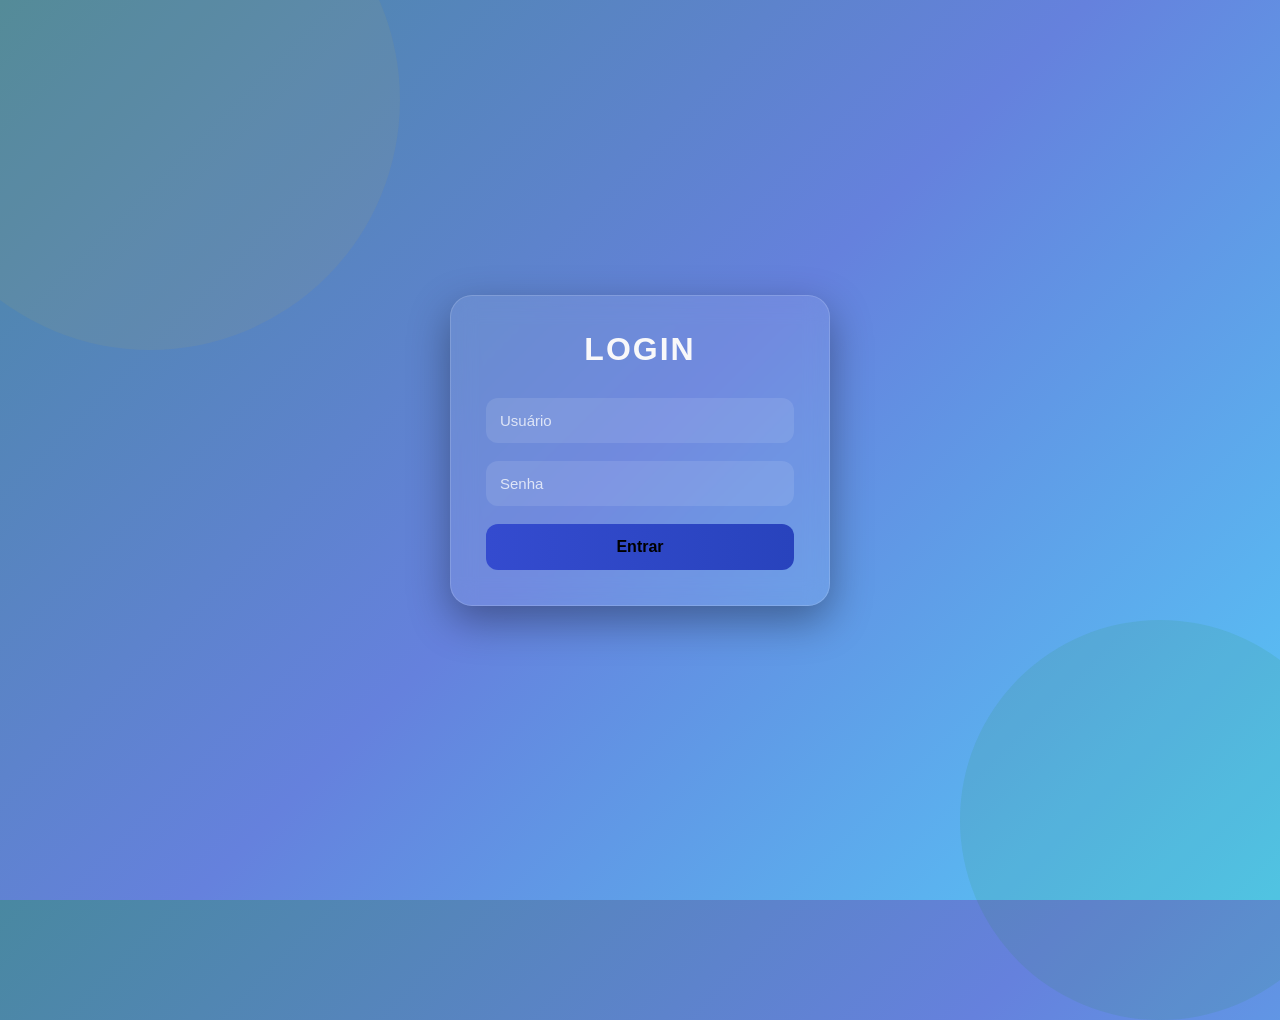
<file: index.html>
<!DOCTYPE html>
<html lang="pt-br">
<head>
    <meta charset="UTF-8">
    <meta name="viewport" content="width=device-width, initial-scale=1.0">
    <title>Mapa Climático Mundial</title>
    <link rel="stylesheet" href="style.css">
</head>
<body> 
    <div class="login-container">
        <form action="">
            <h2>LOGIN</h2>
            <input type="text" placeholder="Usuário"  id="username" required>
            <input type="password" placeholder="Senha"  id="password" required>
            <button type="button" onclick="login()">Entrar</button>
            <p class="error" id="msgerror">Usuário ou senha incorretos!!</p>
        </form>
    </div>
<script src="login.js"></script>
    
    
</body>
</html>
</file>
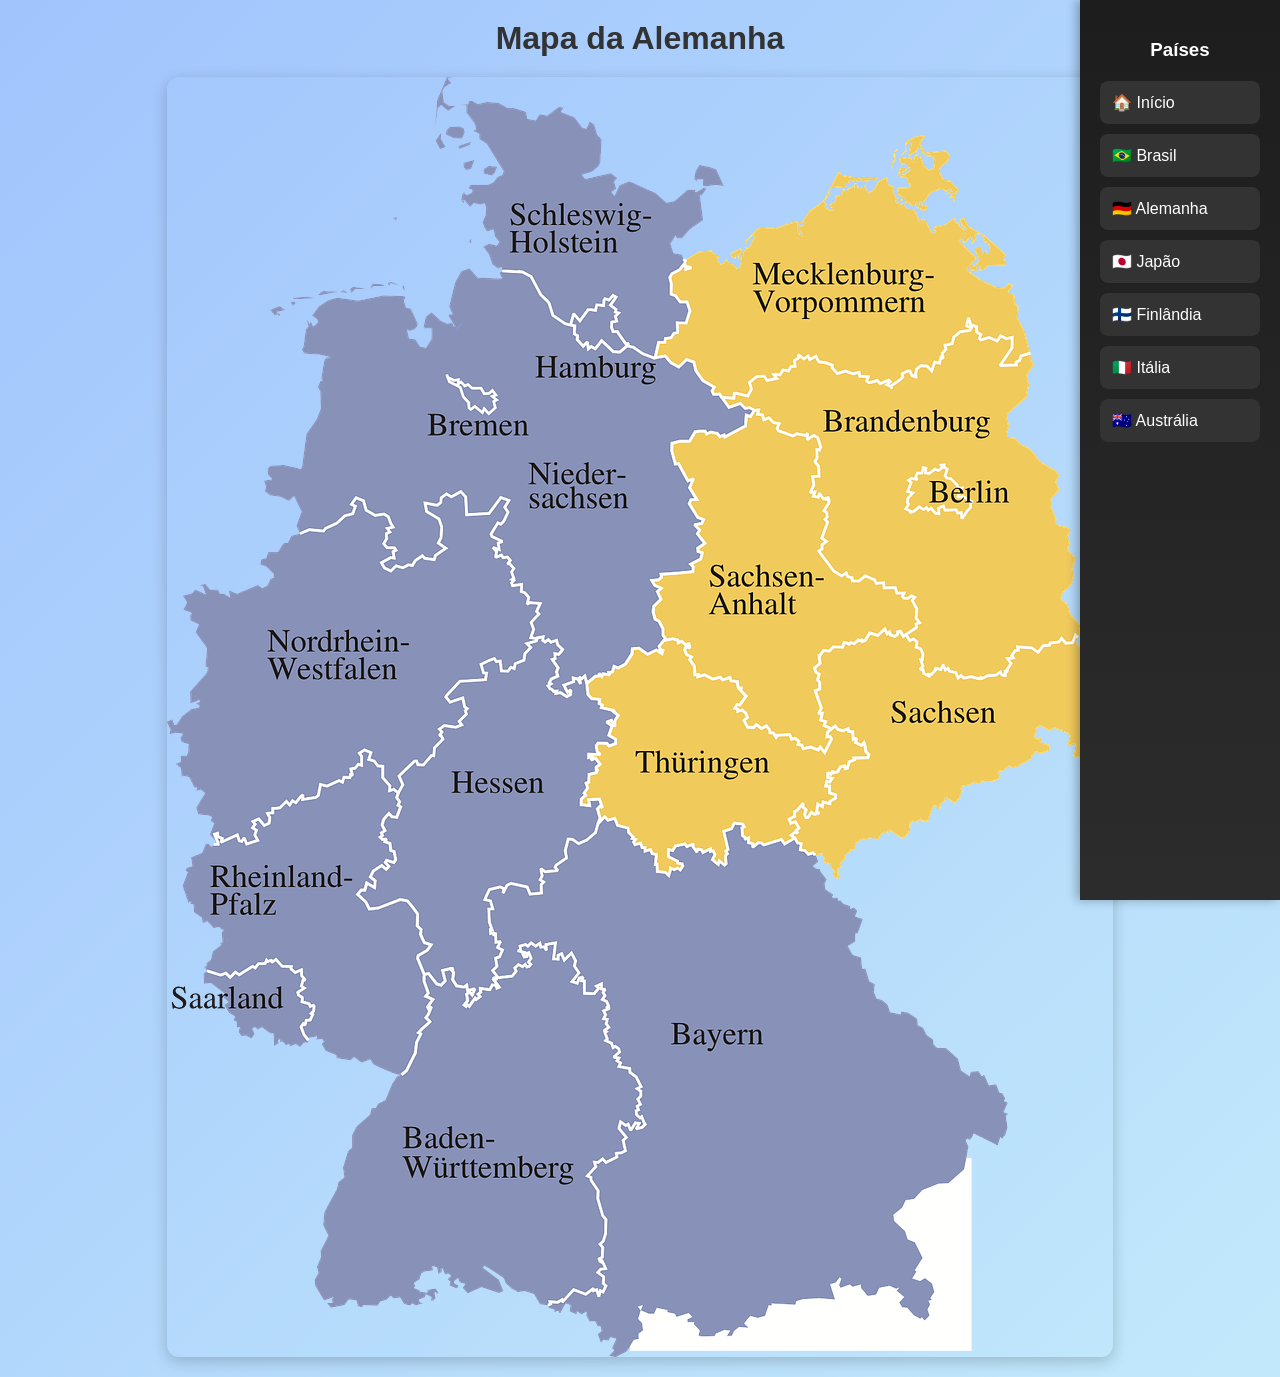
<file: alemanha.html>
<!DOCTYPE html>
<html lang="pt-br">
<head>
    <meta charset="UTF-8">
    <meta name="viewport" content="width=device-width, initial-scale=1.0">
    <title>Document</title>


    <style>
 body{
    margin:0;
    font-family:Arial, sans-serif;
    background:linear-gradient(135deg, #a1c4fd, #c2e9fb);
}
/* TÍTULO */
h1{
    margin:20px;
    text-align:center;
    color:#333;
}

/* IMAGEM DO MAPA */
img{
    display:block;
    margin:20px auto;
    max-width:80%;
    border-radius:12px;
    box-shadow:0 4px 15px rgba(0,0,0,0.2);
}

/* MENU LATERAL */
.menu-lateral{
    position:fixed;
    top:0;
    right:0;
    width:200px;
    height:100vh;
    background:linear-gradient(180deg, #1d1d1d, #2c2c2c);
    padding:20px;
    box-sizing:border-box;
    box-shadow:-3px 0 10px rgba(0,0,0,0.3);
}

.menu-lateral h3{
    color:white;
    text-align:center;
    margin-bottom:20px;
}

/* LINKS */
.menu-lateral a{
    display:block;
    text-decoration:none;
    color:white;
    background:#333;
    padding:12px;
    margin-bottom:10px;
    border-radius:8px;
    transition:0.3s;
}

.menu-lateral a:hover{
    background:#00bcd4;
    transform:scale(1.05);
}

/* DIALOG (MODAL) */
dialog{
    padding:20px;
    border:none;
    border-radius:12px;
    width:300px;
    box-shadow:0 10px 30px rgba(0,0,0,0.3);
}

/* BOTÃO */
.bt-fechar{
    margin-top:15px;
    padding:10px;
    width:100%;
    border:none;
    border-radius:8px;
    background:#ff5252;
    color:white;
    cursor:pointer;
    transition:0.3s;
}

.bt-fechar:hover{
    background:#d32f2f;
}

/* TABELA */
.info-tabela{
    width:100%;
    border-collapse:collapse;
    margin-top:10px;
    font-size:14px;
}

.info-tabela th{
    background:#00bcd4;
    color:white;
    padding:8px;
}

.info-tabela td{
    padding:8px;
    border:1px solid #ccc;
    background:#f9f9f9;
}

.info-tabela tr:hover td{
    background:#eee;
}

</style>
</head>


<body> 

    <div class="menu-lateral">

<h3>Países</h3>

<a href="home.html">🏠 Início</a>

<a href="brasil.html">🇧🇷 Brasil</a>

<a href="alemanha.html">🇩🇪 Alemanha</a>

<a href="japao.html">🇯🇵 Japão</a>

<a href="finlandia.html">🇫🇮 Finlândia</a>

<a href="italia.html">🇮🇹 Itália</a>

<a href="australia.html">🇦🇺 Austrália</a>



</div>





    <h1>Mapa da Alemanha</h1>

   <img src="mapa-da-alemanha.svg" alt="mapa da Alemanha" usemap="#mapaalemanha">
   <map name="mapaalemanha">

    <area shape="poly"
    coords="134,455,129,427,96,411,100,392,114,386,134,391,135,370,151,342,155,280,134,277,141,254,148,241,148,230,166,216,175,219,217,217,244,216,254,235,249,257,240,259,252,267,268,261,263,248,261,235,282,246,282,241,282,225,288,208,301,193,318,197,337,198,352,194,376,225,386,247,410,262,430,278,440,271,458,274,470,274,491,282,512,293,522,285,543,306,555,314,566,330,585,332,580,347,569,354,543,355,525,357,505,365,505,378,511,390,522,406,524,427,532,448,531,457,535,473,526,490,520,499,500,500,488,501,483,510,490,522,489,533,484,542,497,556,497,568,489,578,469,572,462,572,458,587,445,596,434,597,424,603,410,602,401,611,400,622,390,618,383,606,390,598,391,582,395,576,390,567,379,564,360,563,376,526,359,524,355,503,343,484,327,471,324,455,340,439,332,420,326,431,301,437,298,417,282,419,262,427,271,442,274,462,279,474,263,484,250,478,242,486,219,492,217,488,228,476,220,469,220,451,223,448,217,438,194,425,186,421,187,433,182,439,163,448,155,452,132,456"
    href="#"
    alt="Niedersachsen"
    id="abrir-alemanha-niedersachsen-Modal">


    <area shape="poly"
    coords="292,606,319,603,317,586,327,579,336,598,347,589,358,581,363,570,368,565,377,567,387,575,388,583,388,591,380,608,384,621,398,623,411,618,409,609,417,609,417,620,425,624,433,634,442,636,447,641,440,643,439,652,445,665,440,668,430,666,430,670,430,674,424,675,419,677,426,684,428,696,422,701,418,706,410,719,412,730,423,732,426,727,431,723,428,728,429,744,428,755,421,760,414,761,406,762,396,753,396,770,397,779,393,786,385,794,374,795,372,793,369,800,373,808,373,815,365,817,360,808,347,805,344,805,330,810,328,810,321,811,315,816,321,825,325,866,328,905,303,918,291,907,284,896,279,895,274,902,271,909,262,902,255,895,251,881,265,871,260,862,259,851,240,823,200,830,195,816,202,804,212,808,209,798,214,791,224,791,228,784,224,767,216,756,216,742,219,738,232,738,235,724,235,711,235,695,248,689,263,685,273,668,276,655,291,648,303,622,294,622,279,621,292,607"
    href="#"
    alt="Hessen"
    id="abrir-alemanha-hessen-Modal">


    <area shape="poly"
    coords="469,570,484,580,489,574,498,576,496,567,504,562,519,566,526,570,518,578,527,585,527,598,534,602,547,602,561,604,572,606,572,635,583,643,579,647,585,653,594,649,606,654,613,661,624,658,635,665,653,675,662,676,666,663,666,655,671,651,681,659,692,661,698,670,704,683,690,684,678,689,666,694,657,706,669,719,657,730,651,731,648,740,639,744,637,727,623,738,630,750,626,767,637,777,623,767,612,765,592,767,580,762,577,748,568,744,565,755,557,756,559,766,560,787,547,789,548,782,545,772,534,777,522,772,511,774,498,774,502,779,516,787,512,796,504,792,492,802,488,792,488,774,475,770,462,765,459,754,443,741,434,741,430,733,433,726,432,720,421,722,419,731,415,725,421,709,430,697,429,683,424,680,431,676,436,664,449,670,450,663,442,654,446,643,450,633,433,628,429,622,413,610,424,602,451,590,457,590,465,575,471,570"
    href="#"
    alt="Thüringen"
    id="abrir-alemanha-thuringen-Modal">


    <area shape="poly"
    coords="578,319,589,300,610,299,628,287,639,280,667,290,673,300,690,294,710,304,731,310,743,297,763,292,796,251,812,259,840,264,849,264,836,285,846,291,861,273,867,288,864,316,841,333,841,351,861,371,888,394,891,415,886,426,895,448,903,456,910,476,906,509,899,521,908,539,913,559,906,569,894,565,885,566,863,574,851,571,837,578,840,596,830,600,778,594,769,593,760,599,757,591,755,570,738,559,750,547,749,523,701,501,690,505,680,500,669,497,651,474,656,463,659,443,661,422,643,411,644,394,651,380,653,369,650,355,631,357,616,355,602,342,582,335,570,329,582,313"
    href="#"
    alt="Brandenburg"
    id="abrir-alemanha-brandenburg-Modal">

</map>
<dialog id="alemanha-niedersachsen-Modal">

<h2>Niedersachsen</h2>

<table class="info-tabela">
<tr><th>Característica</th><th>Dados</th></tr>
<tr><td>Clima</td><td>Temperado oceânico</td></tr>
<tr><td>População</td><td>Aprox. 8 milhões</td></tr>
<tr><td>Altitude</td><td>~0 m a 971 m</td></tr>
<tr><td>Vegetação</td><td>Florestas temperadas e áreas agrícolas</td></tr>
</table>

<button class="bt-fechar"
id="fechar-alemanha-niedersachsen-Modal">
Fechar
</button>

</dialog>



<dialog id="alemanha-hessen-Modal">

<h2>Hessen</h2>

<table class="info-tabela">
<tr><th>Característica</th><th>Dados</th></tr>
<tr><td>Clima</td><td>Temperado continental</td></tr>
<tr><td>População</td><td>Aprox. 6,3 milhões</td></tr>
<tr><td>Altitude</td><td>~80 m a 950 m</td></tr>
<tr><td>Vegetação</td><td>Florestas e áreas urbanas</td></tr>
</table>

<button class="bt-fechar"
id="fechar-alemanha-hessen-Modal">
Fechar
</button>

</dialog>


<dialog id="alemanha-thuringen-Modal">

<h2>Thüringen</h2>

<table class="info-tabela">
<tr><th>Característica</th><th>Dados</th></tr>
<tr><td>Clima</td><td>Temperado continental</td></tr>
<tr><td>População</td><td>Aprox. 2,1 milhões</td></tr>
<tr><td>Altitude</td><td>~100 m a 982 m</td></tr>
<tr><td>Vegetação</td><td>Florestas densas (Floresta da Turíngia)</td></tr>
</table>

<button class="bt-fechar"
id="fechar-alemanha-thuringen-Modal">
Fechar
</button>

</dialog>



<dialog id="alemanha-brandenburg-Modal">

<h2>Brandenburg</h2>

<table class="info-tabela">
<tr><th>Característica</th><th>Dados</th></tr>
<tr><td>Clima</td><td>Temperado continental</td></tr>
<tr><td>População</td><td>Aprox. 2,6 milhões</td></tr>
<tr><td>Altitude</td><td>~0 m a 201 m</td></tr>
<tr><td>Vegetação</td><td>Florestas, lagos e áreas agrícolas</td></tr>
</table>

<button class="bt-fechar"
id="fechar-alemanha-brandenburg-Modal">
Fechar
</button>

</dialog>




   
<script>
    const modal_alemanha_niedersachsen = document.getElementById('alemanha-niedersachsen-Modal');
const abrir_alemanha_niedersachsen = document.getElementById('abrir-alemanha-niedersachsen-Modal');
const fechar_alemanha_niedersachsen = document.getElementById('fechar-alemanha-niedersachsen-Modal');

abrir_alemanha_niedersachsen.addEventListener('click', function(event){

    event.preventDefault();

    modal_alemanha_niedersachsen.showModal();

});

fechar_alemanha_niedersachsen.addEventListener('click', function(){

    modal_alemanha_niedersachsen.close();

});





const modal_alemanha_hessen = document.getElementById('alemanha-hessen-Modal');
const abrir_alemanha_hessen = document.getElementById('abrir-alemanha-hessen-Modal');
const fechar_alemanha_hessen = document.getElementById('fechar-alemanha-hessen-Modal');

abrir_alemanha_hessen.addEventListener('click', function(event){

    event.preventDefault();

    modal_alemanha_hessen.showModal();

});

fechar_alemanha_hessen.addEventListener('click', function(){

    modal_alemanha_hessen.close();

});





const modal_alemanha_thuringen = document.getElementById('alemanha-thuringen-Modal');
const abrir_alemanha_thuringen = document.getElementById('abrir-alemanha-thuringen-Modal');
const fechar_alemanha_thuringen = document.getElementById('fechar-alemanha-thuringen-Modal');

abrir_alemanha_thuringen.addEventListener('click', function(event){

    event.preventDefault();

    modal_alemanha_thuringen.showModal();

});

fechar_alemanha_thuringen.addEventListener('click', function(){

    modal_alemanha_thuringen.close();

});





const modal_alemanha_brandenburg = document.getElementById('alemanha-brandenburg-Modal');
const abrir_alemanha_brandenburg = document.getElementById('abrir-alemanha-brandenburg-Modal');
const fechar_alemanha_brandenburg = document.getElementById('fechar-alemanha-brandenburg-Modal');

abrir_alemanha_brandenburg.addEventListener('click', function(event){

    event.preventDefault();

    modal_alemanha_brandenburg.showModal();

});

fechar_alemanha_brandenburg.addEventListener('click', function(){

    modal_alemanha_brandenburg.close();

});


modal_alemanha_niedersachsen.addEventListener('click', function(event){
    const rect = modal_alemanha_niedersachsen.getBoundingClientRect();
    if(
        event.clientX < rect.left ||
        event.clientX > rect.right ||
        event.clientY < rect.top ||
        event.clientY > rect.bottom
    ){
        modal_alemanha_niedersachsen.close();
    }
});

modal_alemanha_hessen.addEventListener('click', function(event){
    const rect = modal_alemanha_hessen.getBoundingClientRect();
    if(
        event.clientX < rect.left ||
        event.clientX > rect.right ||
        event.clientY < rect.top ||
        event.clientY > rect.bottom
    ){
        modal_alemanha_hessen.close();
    }
});

modal_alemanha_thuringen.addEventListener('click', function(event){
    const rect = modal_alemanha_thuringen.getBoundingClientRect();
    if(
        event.clientX < rect.left ||
        event.clientX > rect.right ||
        event.clientY < rect.top ||
        event.clientY > rect.bottom
    ){
        modal_alemanha_thuringen.close();
    }
});

modal_alemanha_brandenburg.addEventListener('click', function(event){
    const rect = modal_alemanha_brandenburg.getBoundingClientRect();
    if(
        event.clientX < rect.left ||
        event.clientX > rect.right ||
        event.clientY < rect.top ||
        event.clientY > rect.bottom
    ){
        modal_alemanha_brandenburg.close();
    }
});



</script>
    
</body>
</html>
</file>
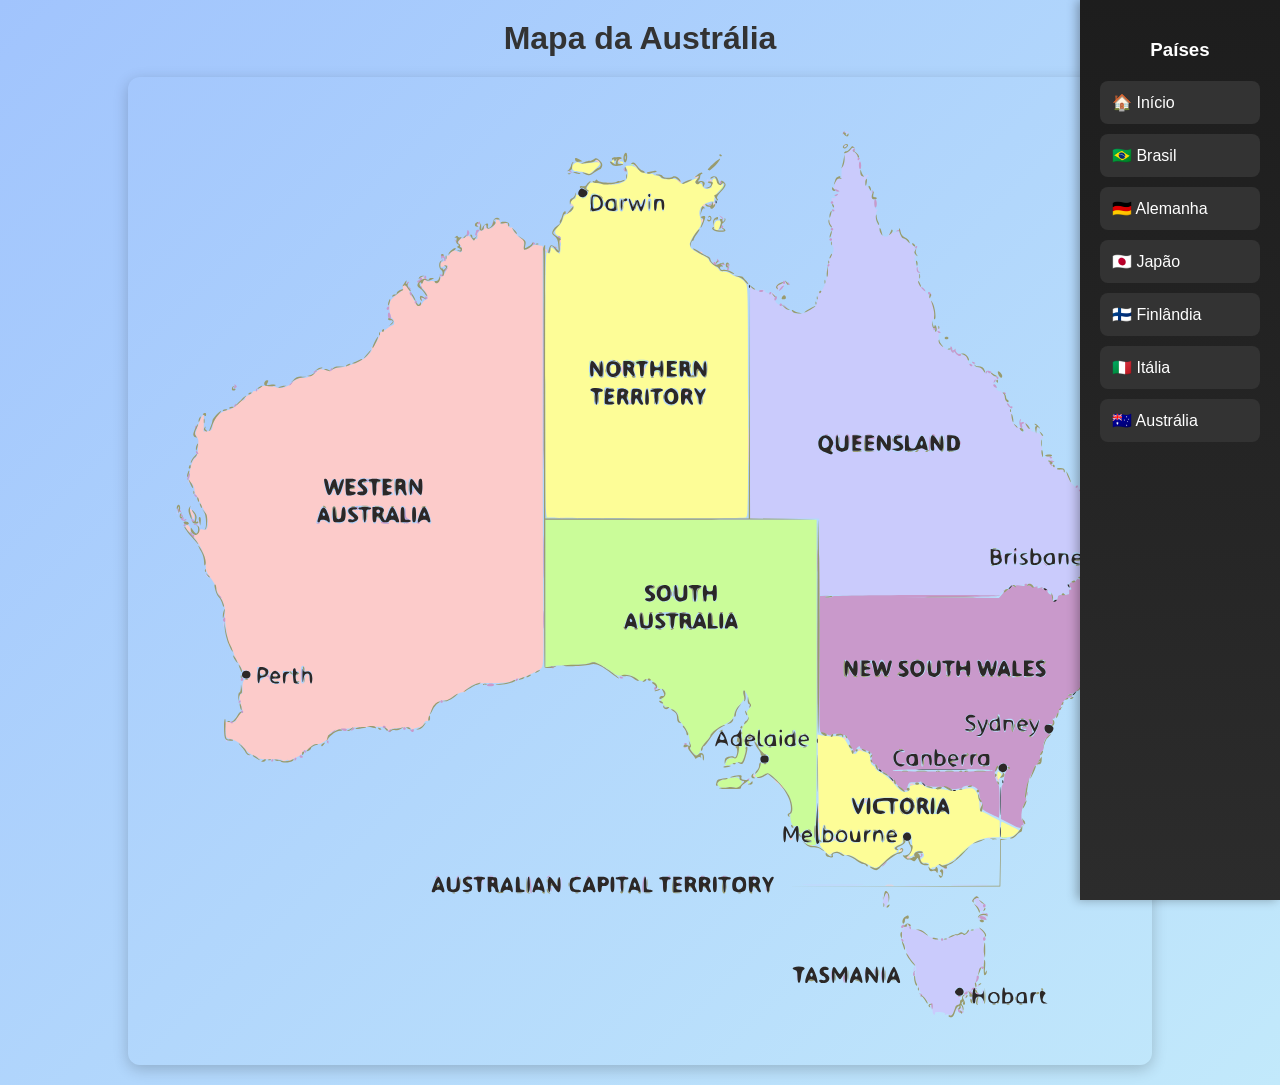
<file: australia.html>
<!DOCTYPE html>

<html lang="pt-br">

<head>

<meta charset="UTF-8">

<meta name="viewport"
content="width=device-width, initial-scale=1.0">

<title>Austrália</title>

<style>
 body{
    margin:0;
    font-family:Arial, sans-serif;
    background:linear-gradient(135deg, #a1c4fd, #c2e9fb);
}
/* TÍTULO */
h1{
    margin:20px;
    text-align:center;
    color:#333;
}

/* IMAGEM DO MAPA */
img{
    display:block;
    margin:20px auto;
    max-width:80%;
    border-radius:12px;
    box-shadow:0 4px 15px rgba(0,0,0,0.2);
}

/* MENU LATERAL */
.menu-lateral{
    position:fixed;
    top:0;
    right:0;
    width:200px;
    height:100vh;
    background:linear-gradient(180deg, #1d1d1d, #2c2c2c);
    padding:20px;
    box-sizing:border-box;
    box-shadow:-3px 0 10px rgba(0,0,0,0.3);
}

.menu-lateral h3{
    color:white;
    text-align:center;
    margin-bottom:20px;
}

/* LINKS */
.menu-lateral a{
    display:block;
    text-decoration:none;
    color:white;
    background:#333;
    padding:12px;
    margin-bottom:10px;
    border-radius:8px;
    transition:0.3s;
}

.menu-lateral a:hover{
    background:#00bcd4;
    transform:scale(1.05);
}

/* DIALOG (MODAL) */
dialog{
    padding:20px;
    border:none;
    border-radius:12px;
    width:300px;
    box-shadow:0 10px 30px rgba(0,0,0,0.3);
}

/* BOTÃO */
.bt-fechar{
    margin-top:15px;
    padding:10px;
    width:100%;
    border:none;
    border-radius:8px;
    background:#ff5252;
    color:white;
    cursor:pointer;
    transition:0.3s;
}

.bt-fechar:hover{
    background:#d32f2f;
}

/* TABELA */
.info-tabela{
    width:100%;
    border-collapse:collapse;
    margin-top:10px;
    font-size:14px;
}

.info-tabela th{
    background:#00bcd4;
    color:white;
    padding:8px;
}

.info-tabela td{
    padding:8px;
    border:1px solid #ccc;
    background:#f9f9f9;
}

.info-tabela tr:hover td{
    background:#eee;
}

</style>

</head>

<body>



<div class="menu-lateral">

<h3>Países</h3>

<a href="home.html">🏠 Início</a>

<a href="brasil.html">🇧🇷 Brasil</a>

<a href="alemanha.html">🇩🇪 Alemanha</a>

<a href="japao.html">🇯🇵 Japão</a>

<a href="finlandia.html">🇫🇮 Finlândia</a>

<a href="italia.html">🇮🇹 Itália</a>

<a href="australia.html">🇦🇺 Austrália</a>

</div>




<h1>Mapa da Austrália</h1>

<img src="mapa-da-australia.svg"
alt="mapa da Austrália"
usemap="#mapaaustralia">




<map name="mapaaustralia">

<area shape="poly"
coords="89,367,80,369,76,348,67,364,69,374,71,387,65,406,65,418,65,423,66,435,71,452,81,470,64,481,76,495,79,515,84,531,88,538,93,555,102,588,118,626,114,661,111,674,104,677,103,688,110,695,125,704,136,712,159,717,177,714,202,694,214,685,266,680,298,680,312,678,325,651,345,648,364,633,391,631,412,630,429,620,430,174,418,174,414,177,411,169,382,147,378,156,369,156,364,164,355,168,347,171,344,170,348,180,338,181,323,192,333,198,324,212,308,213,303,217,311,227,306,236,290,240,284,220,274,233,277,253,265,265,256,276,249,285,244,293,216,304,203,305,194,305,178,313,158,325,138,321,132,321,119,326,98,343,92,351,82,368"
href="#"
alt="Western Australia"
id="abrir-australia-western-Modal">


<area shape="poly"
coords="650,224,691,246,706,247,724,225,734,194,730,163,734,132,735,117,740,107,744,95,752,79,757,77,758,95,769,118,774,130,780,162,784,169,799,169,807,165,814,177,818,183,822,202,829,218,841,244,843,254,838,258,846,271,847,280,858,285,871,291,888,301,894,306,905,312,905,322,904,329,911,339,918,344,924,351,927,362,930,368,933,362,942,366,949,379,953,389,956,397,970,403,978,414,979,415,986,428,997,440,1000,447,1002,476,1012,504,1014,512,1011,527,1002,527,978,529,978,541,969,544,961,544,960,537,930,534,911,530,905,543,876,540,812,543,718,538,720,461,646,458,648,224"
href="#"
alt="Queensland"
id="abrir-australia-queensland-Modal">


<area shape="poly"
coords="719,541,718,682,742,688,754,700,763,700,775,707,808,746,821,738,843,741,873,743,879,741,891,750,923,782,936,780,931,765,944,710,959,690,974,659,989,638,1002,611,1019,530,996,535,982,550,959,547,941,539,930,539,907,540,890,551,729,547,720,542"
href="#"
alt="New South Wales"
id="abrir-australia-newsouthwales-Modal">


<area shape="poly"
coords="718,688,718,799,740,810,759,812,773,821,794,815,809,807,806,792,817,788,814,800,811,809,822,804,833,811,817,816,833,825,846,825,864,813,882,798,907,793,920,791,928,784,898,770,889,761,882,746,845,747,832,745,814,746,794,738,785,725,775,713,766,701,751,700,727,687,718,686"
href="#"
alt="Victoria"
id="abrir-australia-victoria-Modal">

</map>





<dialog id="australia-western-Modal">

<h2>Western Australia</h2>

<table class="info-tabela">
<tr><th>Característica</th><th>Dados</th></tr>
<tr><td>Clima</td><td>Desértico e semiárido (interior) e mediterrâneo (costa)</td></tr>
<tr><td>População</td><td>Aprox. 2,7 milhões</td></tr>
<tr><td>Altitude</td><td>~0 m a 1.245 m</td></tr>
<tr><td>Vegetação</td><td>Desertos, savanas e vegetação rasteira</td></tr>
</table>

<button class="bt-fechar"
id="fechar-australia-western-Modal">

Fechar

</button>

</dialog>




<dialog id="australia-queensland-Modal">

<h2>Queensland</h2>

<table class="info-tabela">
<tr><th>Característica</th><th>Dados</th></tr>
<tr><td>Clima</td><td>Tropical no norte e subtropical no sul</td></tr>
<tr><td>População</td><td>Aprox. 5,5 milhões</td></tr>
<tr><td>Altitude</td><td>~0 m a 1.622 m</td></tr>
<tr><td>Vegetação</td><td>Florestas tropicais, savanas e áreas costeiras</td></tr>
</table>

<button class="bt-fechar"
id="fechar-australia-queensland-Modal">

Fechar

</button>

</dialog>




<dialog id="australia-newsouthwales-Modal">

<h2>New South Wales</h2>

<table class="info-tabela">
<tr><th>Característica</th><th>Dados</th></tr>
<tr><td>Clima</td><td>Temperado</td></tr>
<tr><td>População</td><td>Aprox. 8 milhões</td></tr>
<tr><td>Altitude</td><td>~0 m a 2.228 m</td></tr>
<tr><td>Vegetação</td><td>Florestas, áreas agrícolas e costeiras</td></tr>
</table>

<button class="bt-fechar"
id="fechar-australia-newsouthwales-Modal">

Fechar

</button>

</dialog>




<dialog id="australia-victoria-Modal">

<h2>Victoria</h2>

<table class="info-tabela">
<tr><th>Característica</th><th>Dados</th></tr>
<tr><td>Clima</td><td>Temperado oceânico</td></tr>
<tr><td>População</td><td>Aprox. 6,7 milhões</td></tr>
<tr><td>Altitude</td><td>~0 m a 1.986 m</td></tr>
<tr><td>Vegetação</td><td>Florestas temperadas e áreas agrícolas</td></tr>
</table>

<button class="bt-fechar"
id="fechar-australia-victoria-Modal">

Fechar

</button>

</dialog>





<script>

const modal_australia_western =
document.getElementById(
'australia-western-Modal'
);

const abrir_australia_western =
document.getElementById(
'abrir-australia-western-Modal'
);

const fechar_australia_western =
document.getElementById(
'fechar-australia-western-Modal'
);

abrir_australia_western.addEventListener(
'click',
function(event){

event.preventDefault();

modal_australia_western.showModal();

});

fechar_australia_western.addEventListener(
'click',
function(){

modal_australia_western.close();

});





const modal_australia_queensland =
document.getElementById(
'australia-queensland-Modal'
);

const abrir_australia_queensland =
document.getElementById(
'abrir-australia-queensland-Modal'
);

const fechar_australia_queensland =
document.getElementById(
'fechar-australia-queensland-Modal'
);

abrir_australia_queensland.addEventListener(
'click',
function(event){

event.preventDefault();

modal_australia_queensland.showModal();

});

fechar_australia_queensland.addEventListener(
'click',
function(){

modal_australia_queensland.close();

});





const modal_australia_newsouthwales =
document.getElementById(
'australia-newsouthwales-Modal'
);

const abrir_australia_newsouthwales =
document.getElementById(
'abrir-australia-newsouthwales-Modal'
);

const fechar_australia_newsouthwales =
document.getElementById(
'fechar-australia-newsouthwales-Modal'
);

abrir_australia_newsouthwales.addEventListener(
'click',
function(event){

event.preventDefault();

modal_australia_newsouthwales.showModal();

});

fechar_australia_newsouthwales.addEventListener(
'click',
function(){

modal_australia_newsouthwales.close();

});





const modal_australia_victoria =
document.getElementById(
'australia-victoria-Modal'
);

const abrir_australia_victoria =
document.getElementById(
'abrir-australia-victoria-Modal'
);

const fechar_australia_victoria =
document.getElementById(
'fechar-australia-victoria-Modal'
);

abrir_australia_victoria.addEventListener(
'click',
function(event){

event.preventDefault();

modal_australia_victoria.showModal();

});

fechar_australia_victoria.addEventListener(
'click',
function(){

modal_australia_victoria.close();

});

modal_australia_western.addEventListener('click', function(event){
    const rect = modal_australia_western.getBoundingClientRect();
    if(
        event.clientX < rect.left ||
        event.clientX > rect.right ||
        event.clientY < rect.top ||
        event.clientY > rect.bottom
    ){
        modal_australia_western.close();
    }
});

modal_australia_queensland.addEventListener('click', function(event){
    const rect = modal_australia_queensland.getBoundingClientRect();
    if(
        event.clientX < rect.left ||
        event.clientX > rect.right ||
        event.clientY < rect.top ||
        event.clientY > rect.bottom
    ){
        modal_australia_queensland.close();
    }
});

modal_australia_newsouthwales.addEventListener('click', function(event){
    const rect = modal_australia_newsouthwales.getBoundingClientRect();
    if(
        event.clientX < rect.left ||
        event.clientX > rect.right ||
        event.clientY < rect.top ||
        event.clientY > rect.bottom
    ){
        modal_australia_newsouthwales.close();
    }
});

modal_australia_victoria.addEventListener('click', function(event){
    const rect = modal_australia_victoria.getBoundingClientRect();
    if(
        event.clientX < rect.left ||
        event.clientX > rect.right ||
        event.clientY < rect.top ||
        event.clientY > rect.bottom
    ){
        modal_australia_victoria.close();
    }
});





</script>

</body>

</html>
</file>
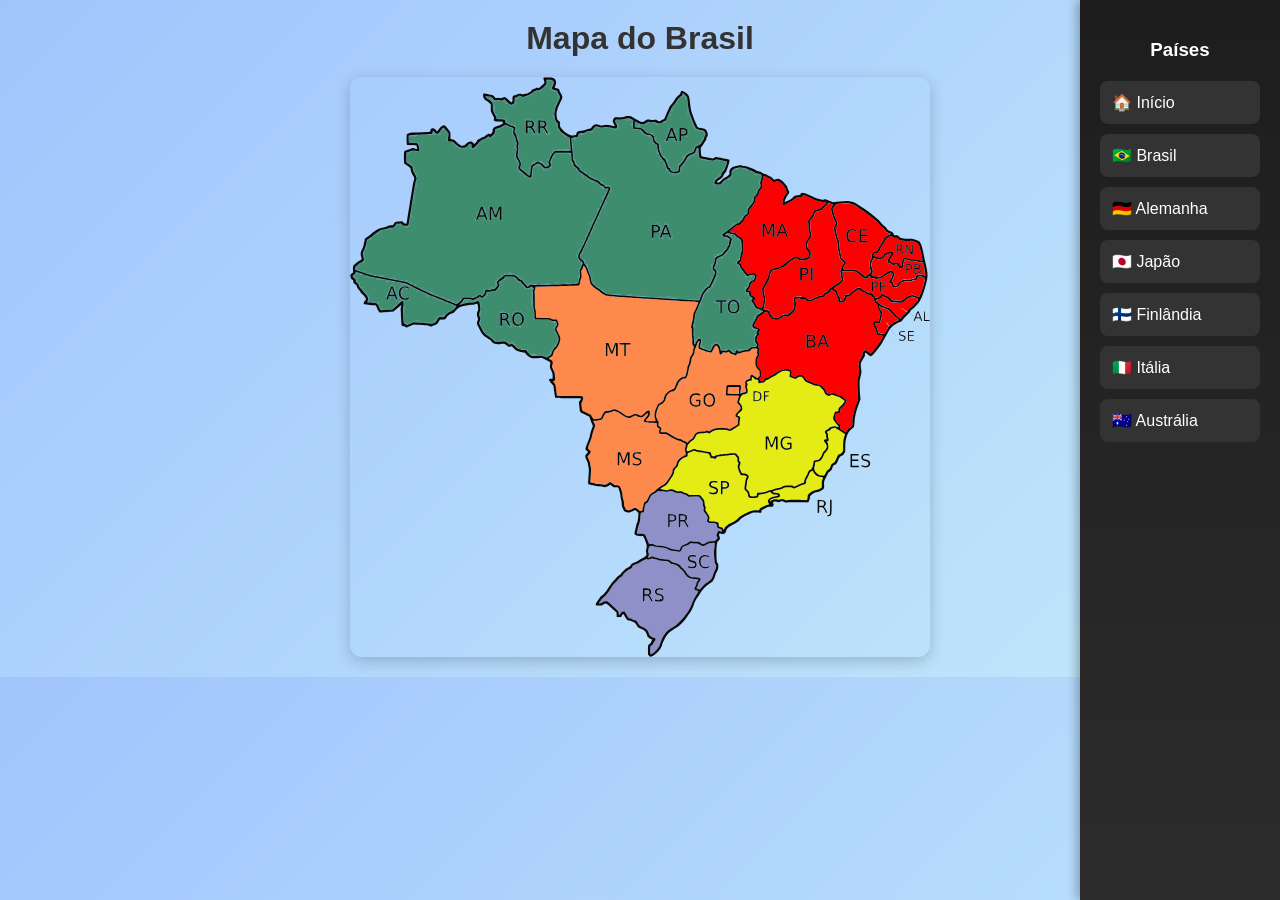
<file: brasil.html>
<!DOCTYPE html>
<html lang="pt-br">
<head>
    <meta charset="UTF-8">
    <meta name="viewport" content="width=device-width, initial-scale=1.0">
    <title>Document</title>

<style>
 body{
    margin:0;
    font-family:Arial, sans-serif;
    background:linear-gradient(135deg, #a1c4fd, #c2e9fb);
}
/* TÍTULO */
h1{
    margin:20px;
    text-align:center;
    color:#333;
}

/* IMAGEM DO MAPA */
img{
    display:block;
    margin:20px auto;
    max-width:80%;
    border-radius:12px;
    box-shadow:0 4px 15px rgba(0,0,0,0.2);
}

/* MENU LATERAL */
.menu-lateral{
    position:fixed;
    top:0;
    right:0;
    width:200px;
    height:100vh;
    background:linear-gradient(180deg, #1d1d1d, #2c2c2c);
    padding:20px;
    box-sizing:border-box;
    box-shadow:-3px 0 10px rgba(0,0,0,0.3);
}

.menu-lateral h3{
    color:white;
    text-align:center;
    margin-bottom:20px;
}

/* LINKS */
.menu-lateral a{
    display:block;
    text-decoration:none;
    color:white;
    background:#333;
    padding:12px;
    margin-bottom:10px;
    border-radius:8px;
    transition:0.3s;
}

.menu-lateral a:hover{
    background:#00bcd4;
    transform:scale(1.05);
}

/* DIALOG (MODAL) */
dialog{
    padding:20px;
    border:none;
    border-radius:12px;
    width:300px;
    box-shadow:0 10px 30px rgba(0,0,0,0.3);
}

/* BOTÃO */
.bt-fechar{
    margin-top:15px;
    padding:10px;
    width:100%;
    border:none;
    border-radius:8px;
    background:#ff5252;
    color:white;
    cursor:pointer;
    transition:0.3s;
}

.bt-fechar:hover{
    background:#d32f2f;
}

/* TABELA */
.info-tabela{
    width:100%;
    border-collapse:collapse;
    margin-top:10px;
    font-size:14px;
}

.info-tabela th{
    background:#00bcd4;
    color:white;
    padding:8px;
}

.info-tabela td{
    padding:8px;
    border:1px solid #ccc;
    background:#f9f9f9;
}

.info-tabela tr:hover td{
    background:#eee;
}

</style>

</head>


<body> 

  <div class="menu-lateral">

<h3>Países</h3>

<a href="home.html">🏠 Início</a>

<a href="brasil.html">🇧🇷 Brasil</a>

<a href="alemanha.html">🇩🇪 Alemanha</a>

<a href="japao.html">🇯🇵 Japão</a>

<a href="finlandia.html">🇫🇮 Finlândia</a>

<a href="italia.html">🇮🇹 Itália</a>

<a href="australia.html">🇦🇺 Austrália</a>

</div>





    <h1>Mapa do Brasil</h1>

    <img src="mapa-do-brasil.svg" alt="mapa do Brasil" usemap="#mapabrasil">
    <map name="mapabrasil">
        <area shape="poly" coords="302,482,317,482,340,501,351,502,346,512,352,515,330,545,313,554,309,575,300,575,296,569,304,560,292,550,274,534,267,539,257,523,247,524,273,495,293,479,302,481"
          href="#" 
          alt="Rio Grande do Sul"
          id="abrir-brasil-rs-Modal">


          <area shape="poly" coords="483,127,496,125,516,133,530,148,543,156,523,176,522,191,519,200,501,190,492,193,493,182,488,160,484,147,482,124,486,124"
          href="#" 
          alt="Ceará"
          id="abrir-brasil-ce-Modal">

        <area shape="poly" coords="244,343,251,339,242,354,238,370,241,383,240,403,246,409,254,407,259,404,267,409,274,424,277,437,283,431,292,434,301,417,317,403,325,385,339,373,337,363,313,356,307,343,295,342,300,334,298,332,290,336,283,336,278,337,265,332,255,334,255,335,245,343"
          href="#" 
          alt="Mato Grosso do Sul"
          id="abrir-brasil-ms-Modal">


        <area shape="poly" coords="343,280,348,264,357,273,369,269,377,276,393,277,402,274,406,282,408,302,397,299,394,311,391,324,387,333,387,344,381,352,362,353,343,357,335,371,331,360,318,355,306,342,309,328,319,317,334,300,344,280,348,268"
          href="#" 
          alt="Goiás"
          id="abrir-brasil-go-Modal">

        <area shape="poly" coords="17,222,1,198,11,195,21,197,42,200,52,203,60,207,73,215,87,221,98,224,106,228,96,239,89,241,82,245,66,244,56,248,52,226,47,226,40,235,31,233,24,223,13,224,15,217,2,197"
          href="#" 
          alt="Acre"
          id="abrir-brasil-ac-Modal">





</map>

<dialog id="brasil-rs-Modal">
<h2>Estado do Rio Grande do Sul</h2>

<table class="info-tabela">
<tr><th>Característica</th><th>Dados</th></tr>
<tr><td>Clima</td><td>Subtropical</td></tr>
<tr><td>População</td><td>Aprox. 11 milhões</td></tr>
<tr><td>Altitude</td><td>~0 m a 1.398 m</td></tr>
<tr><td>Vegetação</td><td>Pampas e florestas subtropicais</td></tr>
</table>

<button class="bt-fechar" id="fechar-brasil-rs-Modal">Fechar</button>
</dialog>


<dialog id="brasil-ce-Modal">
<h2>Estado do Ceará</h2>

<table class="info-tabela">
<tr><th>Característica</th><th>Dados</th></tr>
<tr><td>Clima</td><td>Semiárido e tropical</td></tr>
<tr><td>População</td><td>Aprox. 9 milhões</td></tr>
<tr><td>Altitude</td><td>~0 m a 1.154 m</td></tr>
<tr><td>Vegetação</td><td>Caatinga</td></tr>
</table>

<button class="bt-fechar" id="fechar-brasil-ce-Modal">Fechar</button>
</dialog>

<dialog id="brasil-ms-Modal">
<h2>Estado do Mato Grosso do Sul</h2>

<table class="info-tabela">
<tr><th>Característica</th><th>Dados</th></tr>
<tr><td>Clima</td><td>Tropical</td></tr>
<tr><td>População</td><td>Aprox. 2,8 milhões</td></tr>
<tr><td>Altitude</td><td>~100 m a 1.065 m</td></tr>
<tr><td>Vegetação</td><td>Cerrado e Pantanal</td></tr>
</table>

<button class="bt-fechar" id="fechar-brasil-ms-Modal">Fechar</button>
</dialog>


<dialog id="brasil-go-Modal">
<h2>Estado de Goiás</h2>

<table class="info-tabela">
<tr><th>Característica</th><th>Dados</th></tr>
<tr><td>Clima</td><td>Tropical</td></tr>
<tr><td>População</td><td>Aprox. 7 milhões</td></tr>
<tr><td>Altitude</td><td>~300 m a 1.676 m</td></tr>
<tr><td>Vegetação</td><td>Cerrado</td></tr>
</table>

<button class="bt-fechar" id="fechar-brasil-go-Modal">Fechar</button>
</dialog>


<dialog id="brasil-ac-Modal">
<h2>Estado do Acre</h2>

<table class="info-tabela">
<tr><th>Característica</th><th>Dados</th></tr>
<tr><td>Clima</td><td>Equatorial</td></tr>
<tr><td>População</td><td>Aprox. 900 mil</td></tr>
<tr><td>Altitude</td><td>~100 m a 609 m</td></tr>
<tr><td>Vegetação</td><td>Floresta Amazônica</td></tr>
</table>

<button class="bt-fechar" id="fechar-brasil-ac-Modal">Fechar</button>
</dialog>





   
<script>
    const modal_brasil_rs = document.getElementById('brasil-rs-Modal');
    const abrir_brasil_rs = document.getElementById('abrir-brasil-rs-Modal');
    const fechar_brasil_rs = document.getElementById('fechar-brasil-rs-Modal');

    abrir_brasil_rs.addEventListener('click', function(event){
        event.preventDefault();
       modal_brasi_rs.showModal();

    });
    fechar_brasil_rs.addEventListener('click', function(){
       modal_brasil_rs.close();
    })



    const modal_brasil_ce = document.getElementById('brasil-ce-Modal');
    const abrir_brasil_ce = document.getElementById('abrir-brasil-ce-Modal');
    const fechar_brasil_ce = document.getElementById('fechar-brasil-ce-Modal');

    abrir_brasil_ce.addEventListener('click', function(event){
        event.preventDefault();
       modal_brasil_ce.showModal();

    });
    fechar_brasil_ce.addEventListener('click', function(){
       modal_brasil_ce.close();
    })


    const modal_brasil_ms = document.getElementById('brasil-ms-Modal');
    const abrir_brasil_ms = document.getElementById('abrir-brasil-ms-Modal');
    const fechar_brasil_ms = document.getElementById('fechar-brasil-ms-Modal');

    abrir_brasil_ms.addEventListener('click', function(event){
        event.preventDefault();
       modal_brasil_ms.showModal();

    });
    fechar_brasil_ms.addEventListener('click', function(){
       modal_brasil_ms.close();
    })

    const modal_brasil_go = document.getElementById('brasil-go-Modal');
    const abrir_brasil_go = document.getElementById('abrir-brasil-go-Modal');
    const fechar_brasil_go = document.getElementById('fechar-brasil-go-Modal');

    abrir_brasil_go.addEventListener('click', function(event){
        event.preventDefault();
       modal_brasil_go.showModal();

    });
    fechar_brasil_go.addEventListener('click', function(){
       modal_brasil_go.close();
    })



    const modal_brasil_ac = document.getElementById('brasil-ac-Modal');
    const abrir_brasil_ac = document.getElementById('abrir-brasil-ac-Modal');
    const fechar_brasil_ac = document.getElementById('fechar-brasil-ac-Modal');

    abrir_brasil_ac.addEventListener('click', function(event){
        event.preventDefault();
       modal_brasil_ac.showModal();

    });
    fechar_brasil_ac.addEventListener('click', function(){
       modal_brasil_ac.close();
    })


    modal_brasil_rs.addEventListener('click', function(event){
        const rect = modal_brasil_rs.getBoundingClientRect();
        if(
            event.clientX < rect.left ||
            event.clientX > rect.right ||
            event.clientY < rect.top ||
            event.clientY > rect.bottom
        ){
            modal_brasi_rs.close();
        }
    });

      modal_brasil_ce.addEventListener('click', function(event){
        const rect = modal_brasil_ce.getBoundingClientRect();
        if(
            event.clientX < rect.left ||
            event.clientX > rect.right ||
            event.clientY < rect.top ||
            event.clientY > rect.bottom
        ){
            modal_brasil_ce.close();
        }
    });


    modal_brasil_ac.addEventListener('click', function(event){
        const rect = modal_brasil_ac.getBoundingClientRect();
        if(
            event.clientX < rect.left ||
            event.clientX > rect.right ||
            event.clientY < rect.top ||
            event.clientY > rect.bottom
        ){
            modal_brasil_ac.close();
        }
    });


      modal_brasil_go.addEventListener('click', function(event){
        const rect = modal_brasil_go.getBoundingClientRect();
        if(
            event.clientX < rect.left ||
            event.clientX > rect.right ||
            event.clientY < rect.top ||
            event.clientY > rect.bottom
        ){
            modal_brasil_go.close();
        }
    });


      modal_brasil_ms.addEventListener('click', function(event){
        const rect = modal_brasil_ms.getBoundingClientRect();
        if(
            event.clientX < rect.left ||
            event.clientX > rect.right ||
            event.clientY < rect.top ||
            event.clientY > rect.bottom
        ){
            modal_brasil_ms.close();
        }
    });




      






    
    
</script>
    
</body>
</html>
</file>
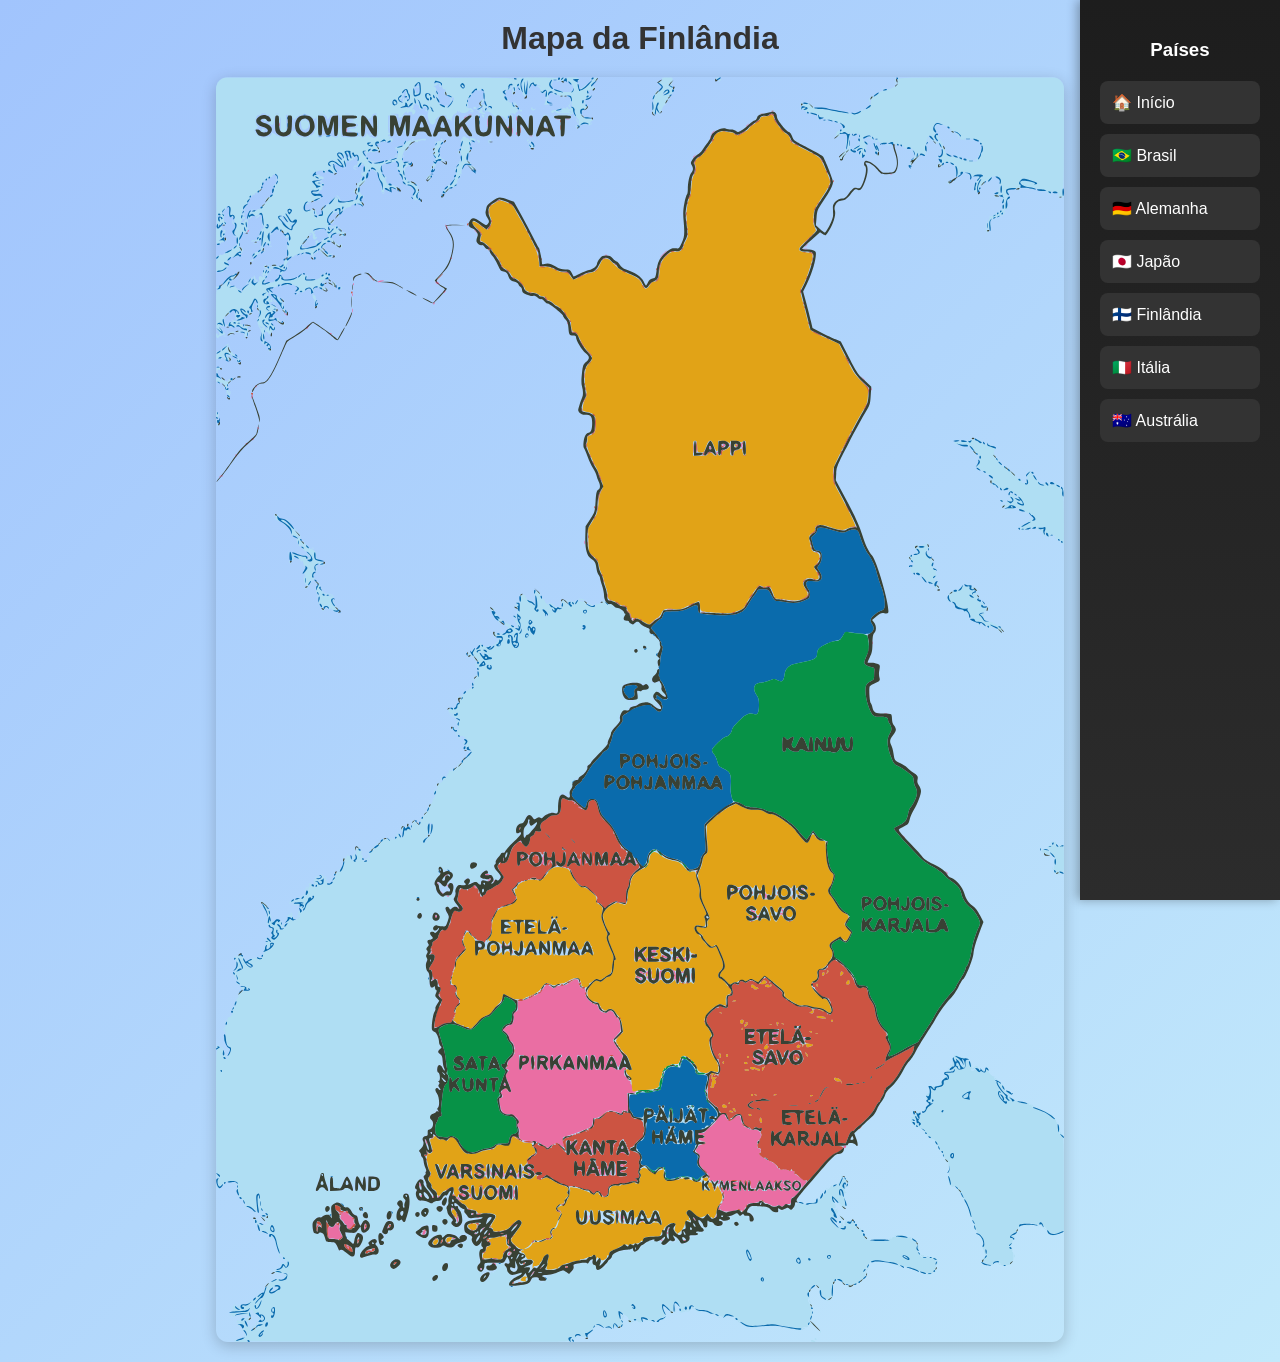
<file: finlandia.html>
<!DOCTYPE html>

<html lang="pt-br">

<head>

<meta charset="UTF-8">

<meta name="viewport"
content="width=device-width, initial-scale=1.0">

<title>Finlândia</title>

<style>
 body{
    margin:0;
    font-family:Arial, sans-serif;
    background:linear-gradient(135deg, #a1c4fd, #c2e9fb);
}
/* TÍTULO */
h1{
    margin:20px;
    text-align:center;
    color:#333;
}

/* IMAGEM DO MAPA */
img{
    display:block;
    margin:20px auto;
    max-width:80%;
    border-radius:12px;
    box-shadow:0 4px 15px rgba(0,0,0,0.2);
}

/* MENU LATERAL */
.menu-lateral{
    position:fixed;
    top:0;
    right:0;
    width:200px;
    height:100vh;
    background:linear-gradient(180deg, #1d1d1d, #2c2c2c);
    padding:20px;
    box-sizing:border-box;
    box-shadow:-3px 0 10px rgba(0,0,0,0.3);
}

.menu-lateral h3{
    color:white;
    text-align:center;
    margin-bottom:20px;
}

/* LINKS */
.menu-lateral a{
    display:block;
    text-decoration:none;
    color:white;
    background:#333;
    padding:12px;
    margin-bottom:10px;
    border-radius:8px;
    transition:0.3s;
}

.menu-lateral a:hover{
    background:#00bcd4;
    transform:scale(1.05);
}

/* DIALOG (MODAL) */
dialog{
    padding:20px;
    border:none;
    border-radius:12px;
    width:300px;
    box-shadow:0 10px 30px rgba(0,0,0,0.3);
}

/* BOTÃO */
.bt-fechar{
    margin-top:15px;
    padding:10px;
    width:100%;
    border:none;
    border-radius:8px;
    background:#ff5252;
    color:white;
    cursor:pointer;
    transition:0.3s;
}

.bt-fechar:hover{
    background:#d32f2f;
}

/* TABELA */
.info-tabela{
    width:100%;
    border-collapse:collapse;
    margin-top:10px;
    font-size:14px;
}

.info-tabela th{
    background:#00bcd4;
    color:white;
    padding:8px;
}

.info-tabela td{
    padding:8px;
    border:1px solid #ccc;
    background:#f9f9f9;
}

.info-tabela tr:hover td{
    background:#eee;
}

</style>
</head>

<body>



<div class="menu-lateral">

<h3>Países</h3>

<a href="home.html">🏠 Início</a>

<a href="brasil.html">🇧🇷 Brasil</a>

<a href="alemanha.html">🇩🇪 Alemanha</a>

<a href="japao.html">🇯🇵 Japão</a>

<a href="finlandia.html">🇫🇮 Finlândia</a>

<a href="italia.html">🇮🇹 Itália</a>

<a href="australia.html">🇦🇺 Austrália</a>

</div>




<h1>Mapa da Finlândia</h1>

<img src="mapa-da-finlandia.svg"
alt="mapa da Finlândia"
usemap="#mapafinlandia">




<map name="mapafinlandia">

<area shape="poly"
coords="296,127,324,184,355,203,383,191,390,175,430,209,443,201,448,177,460,173,472,156,478,91,478,83,506,53,519,55,551,37,563,49,577,63,585,70,619,103,603,122,606,154,586,173,601,179,587,212,596,251,630,267,656,312,620,392,639,447,631,450,600,450,599,470,605,478,601,492,602,497,607,505,586,504,590,514,590,518,560,520,556,508,543,507,525,532,491,536,483,525,450,534,434,545,419,542,410,541,408,535,391,520,388,503,373,479,370,465,376,443,383,421,387,406,383,395,370,361,378,352,377,339,364,330,368,309,372,292,379,280,363,263,356,244,341,228,315,217,299,205,287,187,281,169,265,161,255,146,256,140,276,149,273,131,279,122,291,121,298,128"
href="#"
alt="Lappi"
id="abrir-finlandia-lappi-Modal">


<area shape="poly"
coords="654,560,630,554,620,562,604,571,598,581,587,589,572,593,566,605,553,606,537,608,544,625,543,633,528,639,518,650,510,659,499,670,509,692,514,712,518,730,566,741,581,755,590,766,596,756,613,762,615,784,619,795,613,811,630,836,631,838,632,851,637,859,638,861,632,866,619,862,617,873,621,876,639,901,649,912,662,935,669,948,673,964,672,979,699,964,717,954,728,927,757,876,768,848,751,825,740,801,677,748,694,738,698,706,676,687,672,660,679,647,676,636,656,631,653,606,661,596,652,583,651,560"
href="#"
alt="Kainuu"
id="abrir-finlandia-kainuu-Modal">


<area shape="poly"
coords="353,1109,383,1118,392,1119,395,1108,419,1103,423,1093,431,1090,440,1096,450,1091,456,1104,476,1105,485,1101,491,1099,500,1103,507,1116,506,1120,502,1135,499,1144,486,1141,471,1133,471,1137,469,1148,460,1157,453,1149,447,1157,437,1157,423,1163,419,1171,411,1172,394,1175,384,1191,379,1180,335,1192,333,1182,314,1197,308,1182,307,1172,311,1166,324,1161,338,1161,338,1150,347,1137,348,1122,351,1117,355,1110"
href="#"
alt="Uusimaa"
id="abrir-finlandia-uusimaa-Modal">


<area shape="poly"
coords="399,937,398,934,372,921,390,932,399,959,404,979,408,994,413,1010,413,1019,413,1028,410,1040,399,1031,376,1043,367,1051,352,1060,334,1066,320,1067,303,1062,303,1049,297,1034,283,1025,287,1012,292,986,299,971,289,948,294,940,302,928,302,923,319,920,335,907,342,907,364,905"
href="#"
alt="Pirkanmaa"
id="abrir-finlandia-pirkanmaa-Modal">

</map>





<dialog id="finlandia-lappi-Modal">

<h2>Lappi</h2>

<table class="info-tabela">
<tr><th>Característica</th><th>Dados</th></tr>
<tr><td>Clima</td><td>Subártico</td></tr>
<tr><td>População</td><td>Baixa densidade</td></tr>
<tr><td>Altitude</td><td>~0 m a 1.324 m</td></tr>
<tr><td>Vegetação</td><td>Tundra e coníferas</td></tr>
</table>

<button class="bt-fechar"
id="fechar-finlandia-lappi-Modal">

Fechar

</button>

</dialog>




<dialog id="finlandia-kainuu-Modal">

<h2>Kainuu</h2>

<table class="info-tabela">
<tr><th>Característica</th><th>Dados</th></tr>
<tr><td>Clima</td><td>Frio continental</td></tr>
<tr><td>População</td><td>Baixa</td></tr>
<tr><td>Altitude</td><td>~100 m a 300 m</td></tr>
<tr><td>Vegetação</td><td>Florestas boreais</td></tr>
</table>

<button class="bt-fechar"
id="fechar-finlandia-kainuu-Modal">

Fechar

</button>

</dialog>




<dialog id="finlandia-uusimaa-Modal">

<h2>Uusimaa</h2>

<table class="info-tabela">
<tr><th>Característica</th><th>Dados</th></tr>
<tr><td>Clima</td><td>Temperado frio</td></tr>
<tr><td>População</td><td>Aprox. 1,7 milhão</td></tr>
<tr><td>Altitude</td><td>~0 m a 150 m</td></tr>
<tr><td>Vegetação</td><td>Florestas e áreas urbanas</td></tr>
</table>

<button class="bt-fechar"
id="fechar-finlandia-uusimaa-Modal">

Fechar

</button>

</dialog>




<dialog id="finlandia-pirkanmaa-Modal">

<h2>Pirkanmaa</h2>

<table class="info-tabela">
<tr><th>Característica</th><th>Dados</th></tr>
<tr><td>Clima</td><td>Frio temperado</td></tr>
<tr><td>População</td><td>Aprox. 500 mil</td></tr>
<tr><td>Altitude</td><td>~100 m a 200 m</td></tr>
<tr><td>Vegetação</td><td>Florestas e lagos</td></tr>
</table>

<button class="bt-fechar"
id="fechar-finlandia-pirkanmaa-Modal">

Fechar

</button>

</dialog>





<script>

const modal_finlandia_lappi =
document.getElementById(
'finlandia-lappi-Modal'
);

const abrir_finlandia_lappi =
document.getElementById(
'abrir-finlandia-lappi-Modal'
);

const fechar_finlandia_lappi =
document.getElementById(
'fechar-finlandia-lappi-Modal'
);

abrir_finlandia_lappi.addEventListener(
'click',
function(event){

event.preventDefault();

modal_finlandia_lappi.showModal();

});

fechar_finlandia_lappi.addEventListener(
'click',
function(){

modal_finlandia_lappi.close();

});





const modal_finlandia_kainuu =
document.getElementById(
'finlandia-kainuu-Modal'
);

const abrir_finlandia_kainuu =
document.getElementById(
'abrir-finlandia-kainuu-Modal'
);

const fechar_finlandia_kainuu =
document.getElementById(
'fechar-finlandia-kainuu-Modal'
);

abrir_finlandia_kainuu.addEventListener(
'click',
function(event){

event.preventDefault();

modal_finlandia_kainuu.showModal();

});

fechar_finlandia_kainuu.addEventListener(
'click',
function(){

modal_finlandia_kainuu.close();

});





const modal_finlandia_uusimaa =
document.getElementById(
'finlandia-uusimaa-Modal'
);

const abrir_finlandia_uusimaa =
document.getElementById(
'abrir-finlandia-uusimaa-Modal'
);

const fechar_finlandia_uusimaa =
document.getElementById(
'fechar-finlandia-uusimaa-Modal'
);

abrir_finlandia_uusimaa.addEventListener(
'click',
function(event){

event.preventDefault();

modal_finlandia_uusimaa.showModal();

});

fechar_finlandia_uusimaa.addEventListener(
'click',
function(){

modal_finlandia_uusimaa.close();

});





const modal_finlandia_pirkanmaa =
document.getElementById(
'finlandia-pirkanmaa-Modal'
);

const abrir_finlandia_pirkanmaa =
document.getElementById(
'abrir-finlandia-pirkanmaa-Modal'
);

const fechar_finlandia_pirkanmaa =
document.getElementById(
'fechar-finlandia-pirkanmaa-Modal'
);

abrir_finlandia_pirkanmaa.addEventListener(
'click',
function(event){

event.preventDefault();

modal_finlandia_pirkanmaa.showModal();

});

fechar_finlandia_pirkanmaa.addEventListener(
'click',
function(){

modal_finlandia_pirkanmaa.close();

});


modal_finlandia_lappi.addEventListener('click', function(event){
    const rect = modal_finlandia_lappi.getBoundingClientRect();
    if(
        event.clientX < rect.left ||
        event.clientX > rect.right ||
        event.clientY < rect.top ||
        event.clientY > rect.bottom
    ){
        modal_finlandia_lappi.close();
    }
});


modal_finlandia_kainuu.addEventListener('click', function(event){
    const rect = modal_finlandia_kainuu.getBoundingClientRect();
    if(
        event.clientX < rect.left ||
        event.clientX > rect.right ||
        event.clientY < rect.top ||
        event.clientY > rect.bottom
    ){
        modal_finlandia_kainuu.close();
    }
});

modal_finlandia_uusimaa.addEventListener('click', function(event){
    const rect = modal_finlandia_uusimaa.getBoundingClientRect();
    if(
        event.clientX < rect.left ||
        event.clientX > rect.right ||
        event.clientY < rect.top ||
        event.clientY > rect.bottom
    ){
        modal_finlandia_uusimaa.close();
    }
});

modal_finlandia_pirkanmaa.addEventListener('click', function(event){
    const rect = modal_finlandia_pirkanmaa.getBoundingClientRect();
    if(
        event.clientX < rect.left ||
        event.clientX > rect.right ||
        event.clientY < rect.top ||
        event.clientY > rect.bottom
    ){
        modal_finlandia_pirkanmaa.close();
    }
});

</script>

</body>

</html>
</file>
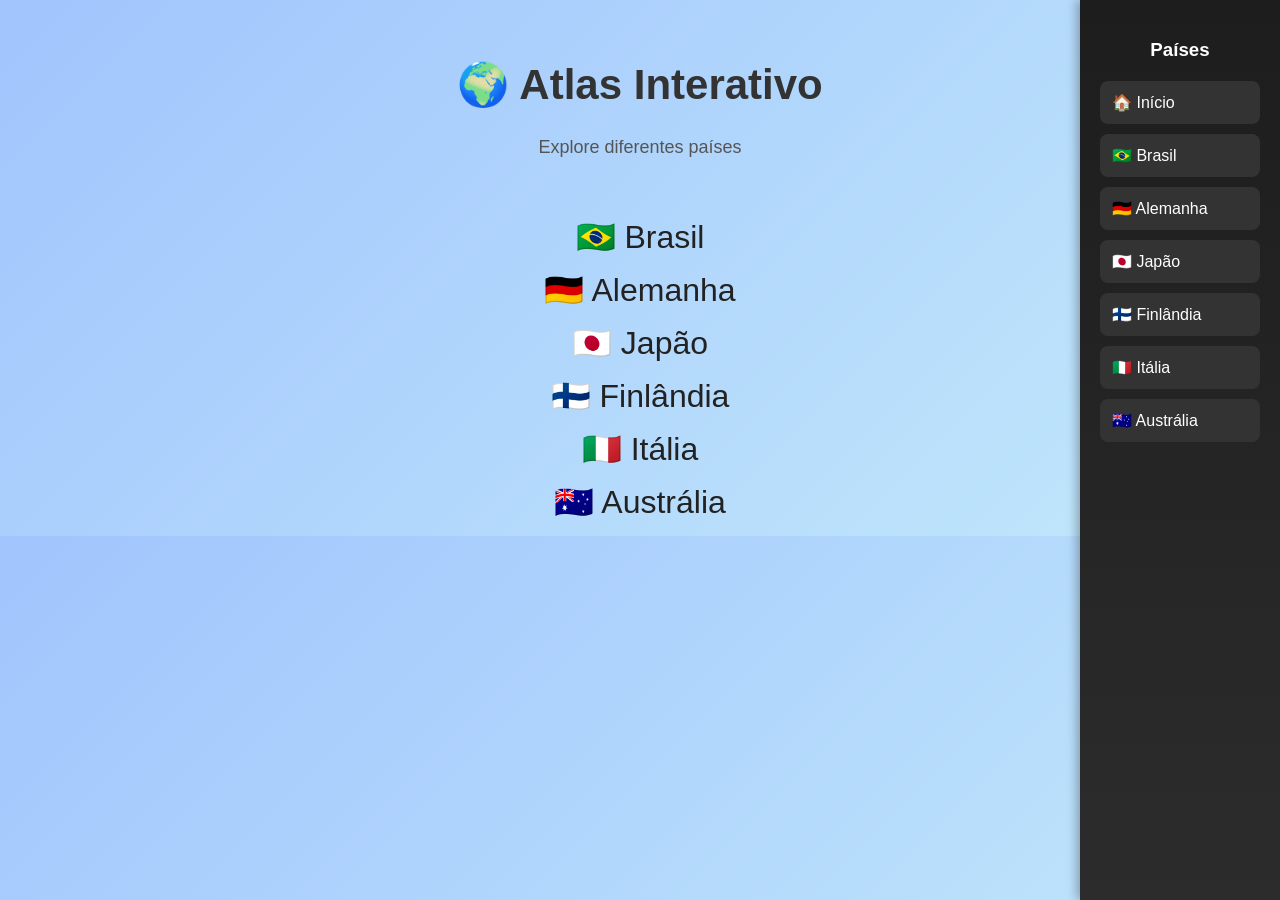
<file: home.html>
<!DOCTYPE html>
<html lang="pt-br">
<head>
<meta charset="UTF-8">
<meta name="viewport" content="width=device-width, initial-scale=1.0">
<title>Home</title>

<style>
body{
    margin:0;
    font-family:Arial, sans-serif;
    background:linear-gradient(135deg, #a1c4fd, #c2e9fb);
}

/* TÍTULO */
h1{
    margin-top:60px;
    text-align:center;
    color:#333;
    font-size:42px;
}

/* SUBTÍTULO */
p{
    text-align:center;
    color:#555;
    font-size:18px;
}

/* MENU LATERAL */
.menu-lateral{
    position:fixed;
    top:0;
    right:0;
    width:200px;
    height:100vh;
    background:linear-gradient(180deg, #1d1d1d, #2c2c2c);
    padding:20px;
    box-sizing:border-box;
    box-shadow:-3px 0 10px rgba(0,0,0,0.3);
}

.menu-lateral h3{
    color:white;
    text-align:center;
    margin-bottom:20px;
}

.menu-lateral a{
    display:block;
    text-decoration:none;
    color:white;
    background:#333;
    padding:12px;
    margin-bottom:10px;
    border-radius:8px;
    transition:0.3s;
}

.menu-lateral a:hover{
    background:#00bcd4;
    transform:scale(1.05);
}

/* LISTA DE PAÍSES */
.paises{
    text-align:center;
    margin-top:60px;
}

/* NOMES GRANDES */
.pais{
    font-size:32px;
    margin:15px 0;
    color:#222;
    transition:0.3s;
    cursor:default;
}

/* EFEITO HOVER */
.pais:hover{
    color:#00bcd4;
    transform:scale(1.1);
}
</style>

</head>

<body>

<div class="menu-lateral">
<h3>Países</h3>

<a href="home.html">🏠 Início</a>
<a href="brasil.html">🇧🇷 Brasil</a>
<a href="alemanha.html">🇩🇪 Alemanha</a>
<a href="japao.html">🇯🇵 Japão</a>
<a href="finlandia.html">🇫🇮 Finlândia</a>
<a href="italia.html">🇮🇹 Itália</a>
<a href="australia.html">🇦🇺 Austrália</a>
</div>

<h1>🌍 Atlas Interativo</h1>
<p>Explore diferentes países</p>

<div class="paises">

<div class="pais">🇧🇷 Brasil</div>
<div class="pais">🇩🇪 Alemanha</div>
<div class="pais">🇯🇵 Japão</div>
<div class="pais">🇫🇮 Finlândia</div>
<div class="pais">🇮🇹 Itália</div>
<div class="pais">🇦🇺 Austrália</div>

</div>

</body>
</html>
</file>
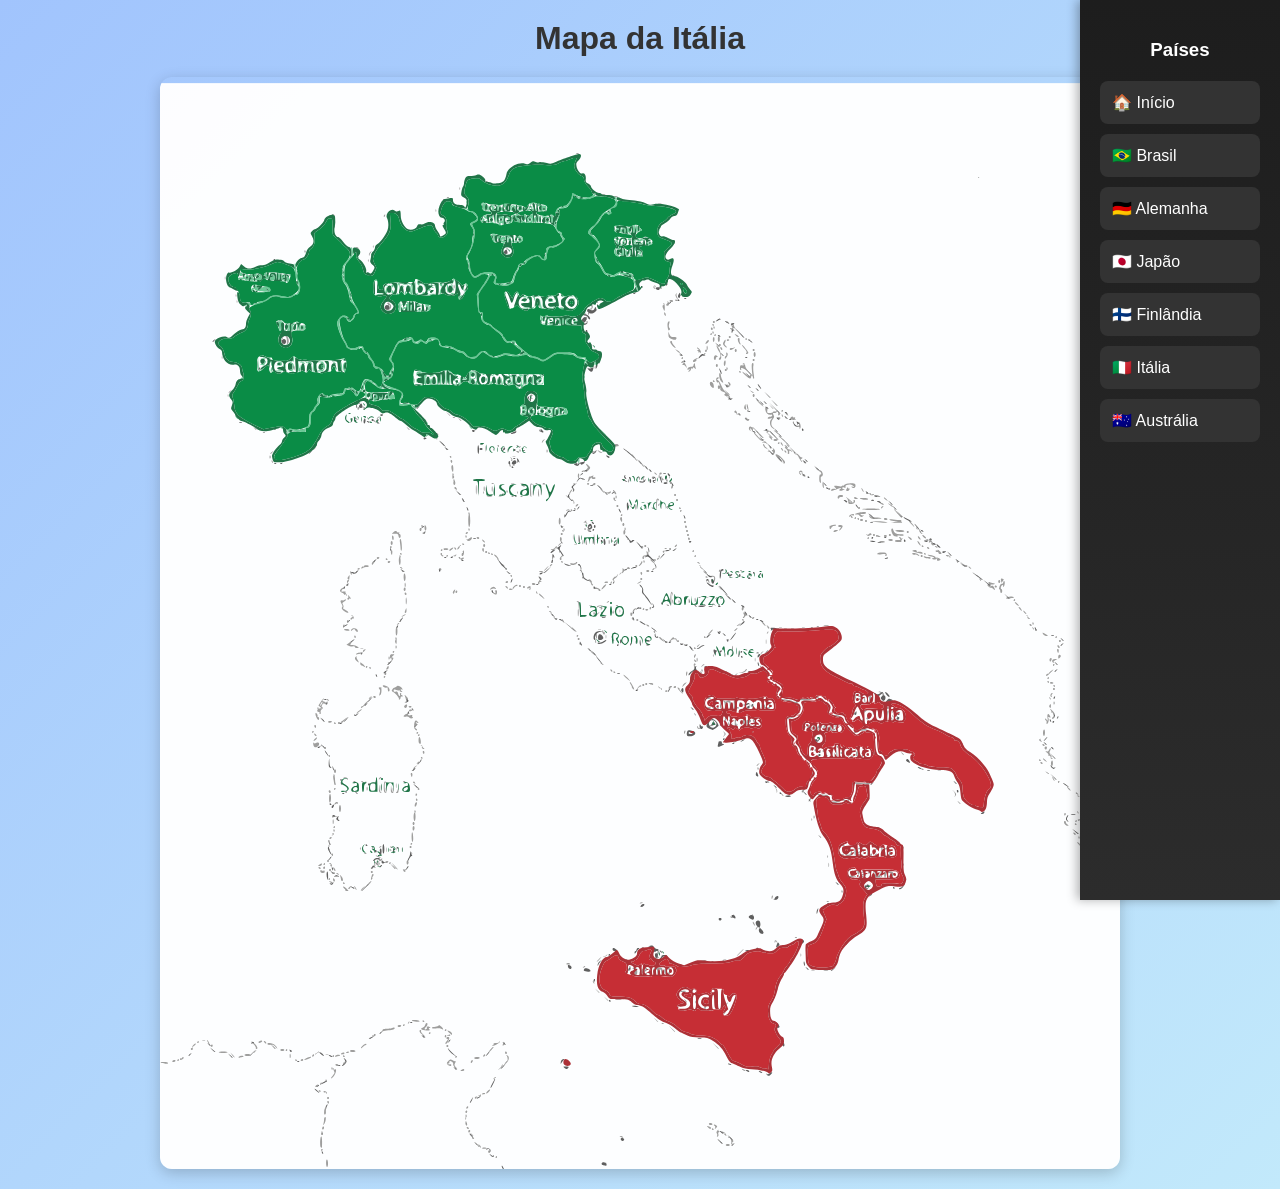
<file: italia.html>
<!DOCTYPE html>

<html lang="pt-br">

<head>

<meta charset="UTF-8">

<meta name="viewport"
content="width=device-width, initial-scale=1.0">

<title>Itália</title>
<style>
 body{
    margin:0;
    font-family:Arial, sans-serif;
    background:linear-gradient(135deg, #a1c4fd, #c2e9fb);
}
/* TÍTULO */
h1{
    margin:20px;
    text-align:center;
    color:#333;
}

/* IMAGEM DO MAPA */
img{
    display:block;
    margin:20px auto;
    max-width:80%;
    border-radius:12px;
    box-shadow:0 4px 15px rgba(0,0,0,0.2);
}

/* MENU LATERAL */
.menu-lateral{
    position:fixed;
    top:0;
    right:0;
    width:200px;
    height:100vh;
    background:linear-gradient(180deg, #1d1d1d, #2c2c2c);
    padding:20px;
    box-sizing:border-box;
    box-shadow:-3px 0 10px rgba(0,0,0,0.3);
}

.menu-lateral h3{
    color:white;
    text-align:center;
    margin-bottom:20px;
}

/* LINKS */
.menu-lateral a{
    display:block;
    text-decoration:none;
    color:white;
    background:#333;
    padding:12px;
    margin-bottom:10px;
    border-radius:8px;
    transition:0.3s;
}

.menu-lateral a:hover{
    background:#00bcd4;
    transform:scale(1.05);
}

/* DIALOG (MODAL) */
dialog{
    padding:20px;
    border:none;
    border-radius:12px;
    width:300px;
    box-shadow:0 10px 30px rgba(0,0,0,0.3);
}

/* BOTÃO */
.bt-fechar{
    margin-top:15px;
    padding:10px;
    width:100%;
    border:none;
    border-radius:8px;
    background:#ff5252;
    color:white;
    cursor:pointer;
    transition:0.3s;
}

.bt-fechar:hover{
    background:#d32f2f;
}

/* TABELA */
.info-tabela{
    width:100%;
    border-collapse:collapse;
    margin-top:10px;
    font-size:14px;
}

.info-tabela th{
    background:#00bcd4;
    color:white;
    padding:8px;
}

.info-tabela td{
    padding:8px;
    border:1px solid #ccc;
    background:#f9f9f9;
}

.info-tabela tr:hover td{
    background:#eee;
}

</style>

</head>

<body>



<div class="menu-lateral">

<h3>Países</h3>

<a href="home.html">🏠 Início</a>

<a href="brasil.html">🇧🇷 Brasil</a>

<a href="alemanha.html">🇩🇪 Alemanha</a>

<a href="japao.html">🇯🇵 Japão</a>

<a href="finlandia.html">🇫🇮 Finlândia</a>

<a href="italia.html">🇮🇹 Itália</a>

<a href="australia.html">🇦🇺 Austrália</a>

</div>




<h1>Mapa da Itália</h1>

<img src="mapa-da-italia.svg"
alt="mapa da Itália"
usemap="#mapaitalia">




<map name="mapaitalia">

<area shape="poly"
coords="192,179,187,186,185,194,185,206,196,228,200,245,180,243,179,246,186,265,191,277,200,273,209,275,215,287,221,296,226,303,229,300,233,289,229,278,229,270,239,264,249,264,260,264,276,262,286,270,293,273,311,280,321,282,322,278,337,277,352,277,363,278,363,276,354,260,336,262,336,254,330,247,323,239,319,232,319,226,325,211,329,202,330,198,321,196,312,196,305,178,311,156,312,147,315,135,297,126,288,125,277,125,283,133,283,140,291,153,285,159,271,153,272,145,266,144,248,150,236,135,236,133,224,135,228,147,224,158,217,169,213,174,210,183,217,189,212,194,208,195,202,191,193,183"
href="#"
alt="Lombardy"
id="abrir-italia-lombardy-Modal">


<area shape="poly"
coords="414,123,428,122,439,119,456,121,456,128,444,135,442,141,432,151,431,162,439,169,432,184,444,194,452,201,462,199,479,204,462,219,444,225,434,227,426,227,424,240,422,251,423,259,430,271,435,281,439,288,425,294,419,288,419,281,411,274,395,275,380,279,365,280,359,271,354,258,336,246,327,233,327,213,329,210,342,209,355,207,356,197,370,184,382,176,390,177,396,167,407,157,401,151,394,138,400,132,413,124,417,117,434,119"
href="#"
alt="Veneto"
id="abrir-italia-veneto-Modal">


<area shape="poly"
coords="456,876,469,881,481,875,488,870,505,875,513,882,527,888,541,885,568,885,596,874,620,873,635,863,642,863,642,875,625,888,623,907,620,920,610,935,610,947,615,953,621,960,625,972,620,975,613,984,613,998,601,1000,597,994,580,992,570,980,559,968,553,962,534,958,514,941,487,936,478,926,467,924,451,919,442,909,439,896,439,883,449,873,457,870,469,884,485,872,494,872"
href="#"
alt="Sicily"
id="abrir-italia-sicily-Modal">


<area shape="poly"
coords="679,725,693,724,698,714,698,707,711,705,712,718,709,731,704,735,705,750,715,751,741,761,745,771,749,803,748,814,731,811,714,814,708,824,707,840,707,859,697,863,689,864,682,879,676,889,664,898,646,895,647,877,647,867,654,859,668,849,662,841,659,835,662,828,674,826,685,823,684,809,665,794,668,770,667,757,661,745,658,730,658,719,668,714,676,721,696,723,704,713,703,708,709,702,711,704"
href="#"
alt="Calabria"
id="abrir-italia-calabria-Modal">

</map>





<dialog id="italia-lombardy-Modal">

<h2>Lombardy</h2>

<table class="info-tabela">
<tr><th>Característica</th><th>Dados</th></tr>
<tr><td>Clima</td><td>Temperado continental</td></tr>
<tr><td>População</td><td>Aprox. 10 milhões</td></tr>
<tr><td>Altitude</td><td>~50 m a 4.000 m</td></tr>
<tr><td>Vegetação</td><td>Campos agrícolas e florestas</td></tr>
</table>

<button class="bt-fechar"
id="fechar-italia-lombardy-Modal">

Fechar

</button>

</dialog>




<dialog id="italia-veneto-Modal">

<h2>Veneto</h2>

<table class="info-tabela">
<tr><th>Característica</th><th>Dados</th></tr>
<tr><td>Clima</td><td>Temperado úmido</td></tr>
<tr><td>População</td><td>Aprox. 5 milhões</td></tr>
<tr><td>Altitude</td><td>~0 m a 3.300 m</td></tr>
<tr><td>Vegetação</td><td>Campos agrícolas</td></tr>
</table>

<button class="bt-fechar"
id="fechar-italia-veneto-Modal">

Fechar

</button>

</dialog>




<dialog id="italia-sicily-Modal">

<h2>Sicily</h2>

<table class="info-tabela">
<tr><th>Característica</th><th>Dados</th></tr>
<tr><td>Clima</td><td>Mediterrâneo</td></tr>
<tr><td>População</td><td>Aprox. 5 milhões</td></tr>
<tr><td>Altitude</td><td>~0 m a 3.357 m</td></tr>
<tr><td>Vegetação</td><td>Vegetação mediterrânea</td></tr>
</table>

<button class="bt-fechar"
id="fechar-italia-sicily-Modal">

Fechar

</button>

</dialog>




<dialog id="italia-calabria-Modal">

<h2>Calabria</h2>

<table class="info-tabela">
<tr><th>Característica</th><th>Dados</th></tr>
<tr><td>Clima</td><td>Mediterrâneo</td></tr>
<tr><td>População</td><td>Aprox. 2 milhões</td></tr>
<tr><td>Altitude</td><td>~0 m a 2.000 m</td></tr>
<tr><td>Vegetação</td><td>Matas e vegetação mediterrânea</td></tr>
</table>

<button class="bt-fechar"
id="fechar-italia-calabria-Modal">

Fechar

</button>

</dialog>





<script>

const modal_italia_lombardy =
document.getElementById(
'italia-lombardy-Modal'
);

const abrir_italia_lombardy =
document.getElementById(
'abrir-italia-lombardy-Modal'
);

const fechar_italia_lombardy =
document.getElementById(
'fechar-italia-lombardy-Modal'
);

abrir_italia_lombardy.addEventListener(
'click',
function(event){

event.preventDefault();

modal_italia_lombardy.showModal();

});

fechar_italia_lombardy.addEventListener(
'click',
function(){

modal_italia_lombardy.close();

});





const modal_italia_veneto =
document.getElementById(
'italia-veneto-Modal'
);

const abrir_italia_veneto =
document.getElementById(
'abrir-italia-veneto-Modal'
);

const fechar_italia_veneto =
document.getElementById(
'fechar-italia-veneto-Modal'
);

abrir_italia_veneto.addEventListener(
'click',
function(event){

event.preventDefault();

modal_italia_veneto.showModal();

});

fechar_italia_veneto.addEventListener(
'click',
function(){

modal_italia_veneto.close();

});





const modal_italia_sicily =
document.getElementById(
'italia-sicily-Modal'
);

const abrir_italia_sicily =
document.getElementById(
'abrir-italia-sicily-Modal'
);

const fechar_italia_sicily =
document.getElementById(
'fechar-italia-sicily-Modal'
);

abrir_italia_sicily.addEventListener(
'click',
function(event){

event.preventDefault();

modal_italia_sicily.showModal();

});

fechar_italia_sicily.addEventListener(
'click',
function(){

modal_italia_sicily.close();

});





const modal_italia_calabria =
document.getElementById(
'italia-calabria-Modal'
);

const abrir_italia_calabria =
document.getElementById(
'abrir-italia-calabria-Modal'
);

const fechar_italia_calabria =
document.getElementById(
'fechar-italia-calabria-Modal'
);

abrir_italia_calabria.addEventListener(
'click',
function(event){

event.preventDefault();

modal_italia_calabria.showModal();

});

fechar_italia_calabria.addEventListener(
'click',
function(){

modal_italia_calabria.close();

});

modal_italia_lombardy.addEventListener('click', function(event){
    const rect = modal_italia_lombardy.getBoundingClientRect();
    if(
        event.clientX < rect.left ||
        event.clientX > rect.right ||
        event.clientY < rect.top ||
        event.clientY > rect.bottom
    ){
        modal_italia_lombardy.close();
    }
});

modal_italia_veneto.addEventListener('click', function(event){
    const rect = modal_italia_veneto.getBoundingClientRect();
    if(
        event.clientX < rect.left ||
        event.clientX > rect.right ||
        event.clientY < rect.top ||
        event.clientY > rect.bottom
    ){
        modal_italia_veneto.close();
    }
});

modal_italia_sicily.addEventListener('click', function(event){
    const rect = modal_italia_sicily.getBoundingClientRect();
    if(
        event.clientX < rect.left ||
        event.clientX > rect.right ||
        event.clientY < rect.top ||
        event.clientY > rect.bottom
    ){
        modal_italia_sicily.close();
    }
});

modal_italia_calabria.addEventListener('click', function(event){
    const rect = modal_italia_calabria.getBoundingClientRect();
    if(
        event.clientX < rect.left ||
        event.clientX > rect.right ||
        event.clientY < rect.top ||
        event.clientY > rect.bottom
    ){
        modal_italia_calabria.close();
    }
});







</script>

</body>

</html>
</file>
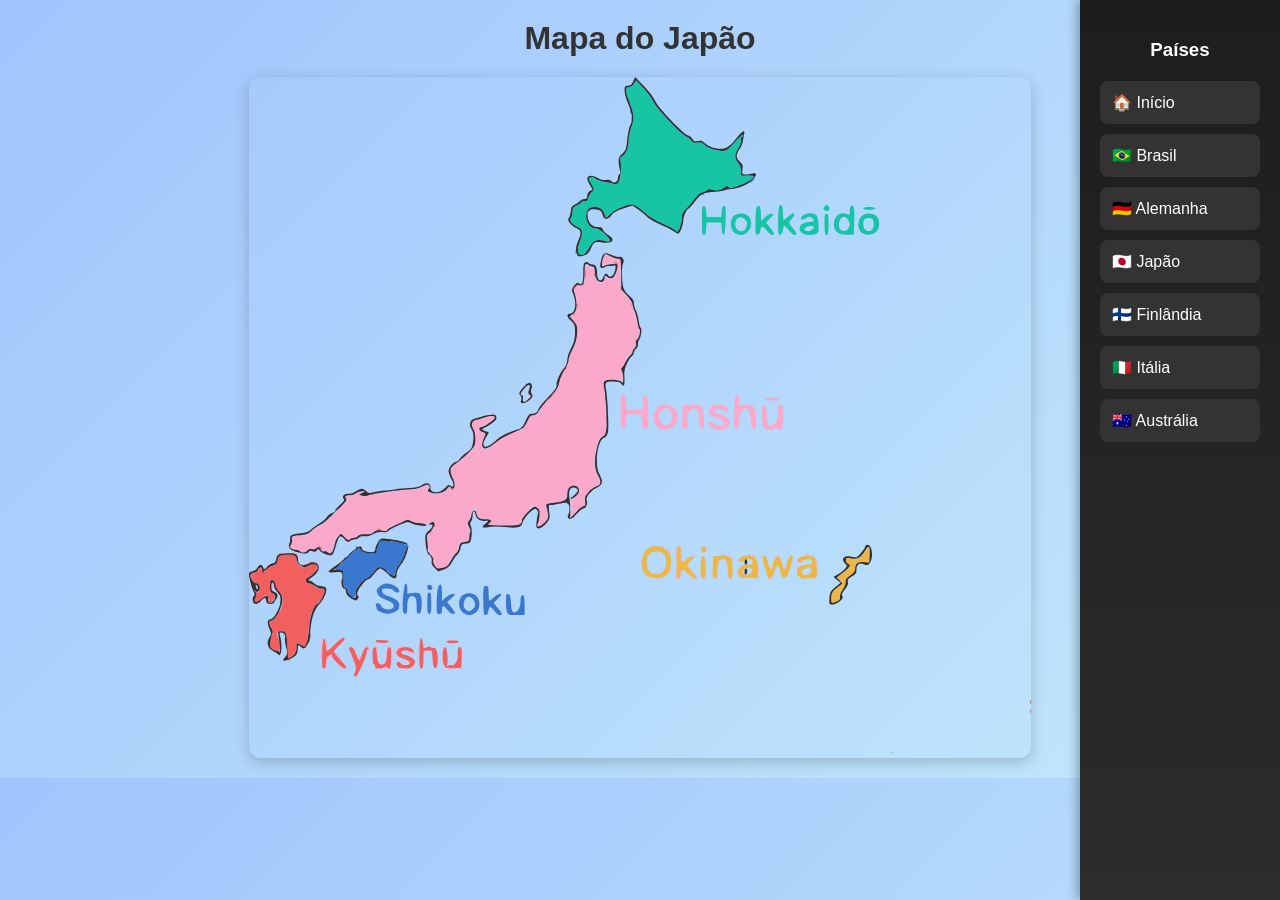
<file: japao.html>
<!DOCTYPE html>
<html lang="pt-br">

<head>

<meta charset="UTF-8">

<meta name="viewport"
content="width=device-width, initial-scale=1.0">

<title>Japão</title>

<style>


 body{
    margin:0;
    font-family:Arial, sans-serif;
    background:linear-gradient(135deg, #a1c4fd, #c2e9fb);
}
/* TÍTULO */
h1{
    margin:20px;
    text-align:center;
    color:#333;
}

/* IMAGEM DO MAPA */
img{
    display:block;
    margin:20px auto;
    max-width:80%;
    border-radius:12px;
    box-shadow:0 4px 15px rgba(0,0,0,0.2);
}

/* MENU LATERAL */
.menu-lateral{
    position:fixed;
    top:0;
    right:0;
    width:200px;
    height:100vh;
    background:linear-gradient(180deg, #1d1d1d, #2c2c2c);
    padding:20px;
    box-sizing:border-box;
    box-shadow:-3px 0 10px rgba(0,0,0,0.3);
}

.menu-lateral h3{
    color:white;
    text-align:center;
    margin-bottom:20px;
}

/* LINKS */
.menu-lateral a{
    display:block;
    text-decoration:none;
    color:white;
    background:#333;
    padding:12px;
    margin-bottom:10px;
    border-radius:8px;
    transition:0.3s;
}

.menu-lateral a:hover{
    background:#00bcd4;
    transform:scale(1.05);
}

/* DIALOG (MODAL) */
dialog{
    padding:20px;
    border:none;
    border-radius:12px;
    width:300px;
    box-shadow:0 10px 30px rgba(0,0,0,0.3);
}

/* BOTÃO */
.bt-fechar{
    margin-top:15px;
    padding:10px;
    width:100%;
    border:none;
    border-radius:8px;
    background:#ff5252;
    color:white;
    cursor:pointer;
    transition:0.3s;
}

.bt-fechar:hover{
    background:#d32f2f;
}

/* TABELA */
.info-tabela{
    width:100%;
    border-collapse:collapse;
    margin-top:10px;
    font-size:14px;
}

.info-tabela th{
    background:#00bcd4;
    color:white;
    padding:8px;
}

.info-tabela td{
    padding:8px;
    border:1px solid #ccc;
    background:#f9f9f9;
}

.info-tabela tr:hover td{
    background:#eee;
}

</style>

</head>

<body>

<div class="menu-lateral">

<h3>Países</h3>

<a href="home.html">🏠 Início</a>

<a href="brasil.html">🇧🇷 Brasil</a>

<a href="alemanha.html">🇩🇪 Alemanha</a>

<a href="japao.html">🇯🇵 Japão</a>

<a href="finlandia.html">🇫🇮 Finlândia</a>

<a href="italia.html">🇮🇹 Itália</a>

<a href="australia.html">🇦🇺 Austrália</a>

</div>



<h1>Mapa do Japão</h1>

<img src="mapa-do-japao.svg"
alt="mapa do Japão"
usemap="#mapajapao">



<map name="mapajapao">

<area shape="poly"
coords="362,165,346,164,356,154,344,150,341,144,340,137,350,128,360,138,371,134,387,130,409,148,425,156,432,157,435,138,447,123,454,116,475,115,496,108,508,102,497,97,488,79,495,55,473,69,456,66,444,64,389,6,380,10,376,12,382,32,381,58,372,79,369,104,343,100,338,100,341,114,332,122,323,131,320,143,330,155,333,164,329,178,339,172,342,160,362,163"
href="#"
alt="Hokkaidō"
id="abrir-japao-hokkaido-Modal">


<area shape="poly"
coords="182,449,187,447,177,471,181,483,199,492,208,475,214,464,224,459,224,439,224,437,238,443,243,443,234,448,257,450,274,445,280,432,291,433,286,447,292,447,298,446,299,431,299,426,320,421,320,412,330,411,326,420,323,427,321,443,332,435,339,422,342,410,356,403,348,389,357,360,358,306,379,306,373,293,391,255,385,224,375,208,371,184,357,175,352,186,366,187,367,198,355,200,353,200,347,200,346,187,335,186,335,192,336,201,328,208,325,210,322,217,326,230,320,239,318,243,324,250,318,284,310,311,268,350,241,367,234,369,237,355,231,351,247,341,223,345,223,359,224,371,200,388,206,409,191,414,180,409,143,412,112,413,97,420,83,429,58,452,41,461,42,471,54,472,77,473,80,476,93,457,101,462,133,454,163,443,185,448,179,461,185,448"
href="#"
alt="Honshū"
id="abrir-japao-honshu-Modal">


<area shape="poly"
coords="156,466,157,477,140,461,129,463,126,477,108,477,110,469,86,492,92,494,93,503,104,521,115,503,131,491,144,502,154,483,159,472,153,466,142,465"
href="#"
alt="Shikoku"
id="abrir-japao-shikoku-Modal">


<area shape="poly"
coords="69,488,48,487,39,474,24,481,24,487,8,490,2,494,8,509,4,518,8,525,17,517,22,525,26,522,21,513,21,501,24,501,31,515,31,532,21,542,20,559,19,573,28,576,30,559,36,556,38,572,43,581,51,569,54,569,65,538,74,522,76,514,59,506,69,485"
href="#"
alt="Kyūshū"
id="abrir-japao-kyushu-Modal">




</map>





<dialog id="japao-hokkaido-Modal">

<h2>Hokkaidō</h2>

<p><table class="info-tabela">
<tr><th>Característica</th><th>Dados</th></tr>
<tr><td>Clima</td><td>Frio temperado, com invernos rigorosos</td></tr>
<tr><td>População</td><td>Aprox. 5,2 milhões</td></tr>
<tr><td>Altitude</td><td>~0 m a 2.290 m</td></tr>
<tr><td>Vegetação</td><td>Florestas boreais e coníferas</td></tr>
</table>

<button class="bt-fechar"
id="fechar-japao-hokkaido-Modal">

Fechar

</button>

</dialog>




<dialog id="japao-honshu-Modal">

<h2>Honshū</h2>

<table class="info-tabela">
<tr><th>Característica</th><th>Dados</th></tr>
<tr><td>Clima</td><td>Temperado, variando de norte a sul</td></tr>
<tr><td>População</td><td>Aprox. 104 milhões</td></tr>
<tr><td>Altitude</td><td>~0 m a 3.776 m</td></tr>
<tr><td>Vegetação</td><td>Florestas temperadas</td></tr>
</table>

<button class="bt-fechar"
id="fechar-japao-honshu-Modal">

Fechar

</button>

</dialog>




<dialog id="japao-shikoku-Modal">

<h2>Shikoku</h2>

<table class="info-tabela">
<tr><th>Característica</th><th>Dados</th></tr>
<tr><td>Clima</td><td>Subtropical úmido</td></tr>
<tr><td>População</td><td>Aprox. 4 milhões</td></tr>
<tr><td>Altitude</td><td>~0 m a 1.982 m</td></tr>
<tr><td>Vegetação</td><td>Florestas densas</td></tr>
</table>

<button class="bt-fechar"
id="fechar-japao-shikoku-Modal">

Fechar

</button>

</dialog>




<dialog id="japao-kyushu-Modal">

<h2>Kyūshū</h2>

<table class="info-tabela">
<tr><th>Característica</th><th>Dados</th></tr>
<tr><td>Clima</td><td>Subtropical</td></tr>
<tr><td>População</td><td>Aprox. 13 milhões</td></tr>
<tr><td>Altitude</td><td>~0 m a 1.592 m</td></tr>
<tr><td>Vegetação</td><td>Florestas tropicais e subtropicais</td></tr>
</table>

<button class="bt-fechar"
id="fechar-japao-kyushu-Modal">

Fechar

</button>

</dialog>










<script>

const modal_japao_hokkaido = document.getElementById('japao-hokkaido-Modal');
const abrir_japao_hokkaido = document.getElementById('abrir-japao-hokkaido-Modal');
const fechar_japao_hokkaido = document.getElementById('fechar-japao-hokkaido-Modal');

abrir_japao_hokkaido.addEventListener('click', function(event){

event.preventDefault();

modal_japao_hokkaido.showModal();

});

fechar_japao_hokkaido.addEventListener('click', function(){

modal_japao_hokkaido.close();

});





const modal_japao_honshu = document.getElementById('japao-honshu-Modal');
const abrir_japao_honshu = document.getElementById('abrir-japao-honshu-Modal');
const fechar_japao_honshu = document.getElementById('fechar-japao-honshu-Modal');

abrir_japao_honshu.addEventListener('click', function(event){

event.preventDefault();

modal_japao_honshu.showModal();

});

fechar_japao_honshu.addEventListener('click', function(){

modal_japao_honshu.close();

});





const modal_japao_shikoku = document.getElementById('japao-shikoku-Modal');
const abrir_japao_shikoku = document.getElementById('abrir-japao-shikoku-Modal');
const fechar_japao_shikoku = document.getElementById('fechar-japao-shikoku-Modal');

abrir_japao_shikoku.addEventListener('click', function(event){

event.preventDefault();

modal_japao_shikoku.showModal();

});

fechar_japao_shikoku.addEventListener('click', function(){

modal_japao_shikoku.close();

});





const modal_japao_kyushu = document.getElementById('japao-kyushu-Modal');
const abrir_japao_kyushu = document.getElementById('abrir-japao-kyushu-Modal');
const fechar_japao_kyushu = document.getElementById('fechar-japao-kyushu-Modal');

abrir_japao_kyushu.addEventListener('click', function(event){

event.preventDefault();

modal_japao_kyushu.showModal();

});

fechar_japao_kyushu.addEventListener('click', function(){

modal_japao_kyushu.close();

});


modal_japao_hokkaido.addEventListener('click', function(event){
    const rect = modal_japao_hokkaido.getBoundingClientRect();
    if(
        event.clientX < rect.left ||
        event.clientX > rect.right ||
        event.clientY < rect.top ||
        event.clientY > rect.bottom
    ){
        modal_japao_hokkaido.close();
    }
});

modal_japao_honshu.addEventListener('click', function(event){
    const rect = modal_japao_honshu.getBoundingClientRect();
    if(
        event.clientX < rect.left ||
        event.clientX > rect.right ||
        event.clientY < rect.top ||
        event.clientY > rect.bottom
    ){
        modal_japao_honshu.close();
    }
});

modal_japao_shikoku.addEventListener('click', function(event){
    const rect = modal_japao_shikoku.getBoundingClientRect();
    if(
        event.clientX < rect.left ||
        event.clientX > rect.right ||
        event.clientY < rect.top ||
        event.clientY > rect.bottom
    ){
        modal_japao_shikoku.close();
    }
});

modal_japao_kyushu.addEventListener('click', function(event){
    const rect = modal_japao_kyushu.getBoundingClientRect();
    if(
        event.clientX < rect.left ||
        event.clientX > rect.right ||
        event.clientY < rect.top ||
        event.clientY > rect.bottom
    ){
        modal_japao_kyushu.close();
    }
});







</script>

</body>

</html>
</file>
<file: style.css>
*{

margin:0;

padding:0;

box-sizing:border-box;

}



body{

display:flex;

justify-content:center;

align-items:center;

min-height:100vh;

font-family:Arial,sans-serif;

background:

linear-gradient(
135deg,
#4988a1,
#6581dd,
#56caf8
);

overflow:hidden;

}




body::before{

content:"";

position:absolute;

width:500px;

height:500px;

background:

rgba(214, 177, 54, 0.08);

border-radius:50%;

top:-150px;

left:-100px;

}




body::after{

content:"";

position:absolute;

width:400px;

height:400px;

background:

rgba(
34,
139,
34,
0.10
);

border-radius:50%;

bottom:-120px;

right:-80px;

}




.login-container{

position:relative;

z-index:2;

width:380px;

padding:35px;

background:

rgba(
255,
255,
255,
0.08
);

backdrop-filter:

blur(
12px
);

border:

1px solid

rgba(
255,
255,
255,
0.15
);

border-radius:22px;

box-shadow:

0 15px 40px

rgba(
0,
0,
0,
0.35
);

}




h2{

text-align:center;

margin-bottom:30px;

color:

#f8f8fa;

font-size:32px;

letter-spacing:2px;

}




input{

width:100%;

padding:14px;

margin-bottom:18px;

border:none;

border-radius:12px;

outline:none;

background:

rgba(
255,
255,
255,
0.10
);

color:white;

font-size:15px;

}




input::placeholder{

color:

rgba(
255,
255,
255,
0.75
);

}




input:focus{

border:

2px solid

#5568d6;

}




button{

width:100%;

padding:14px;

border:none;

border-radius:12px;

cursor:pointer;

font-size:16px;

font-weight:bold;

background:

linear-gradient(
90deg,
#344bcf,
#2843bd
);

color:black;

transition:.3s;

}




button:hover{

transform:

translateY(
-2px
);

box-shadow:

0 8px 20px

rgba(
212,
175,
55,
0.35
);

}




.error{

margin-top:15px;

text-align:center;

color:

#36a3be;

display:none;

}
</file>
